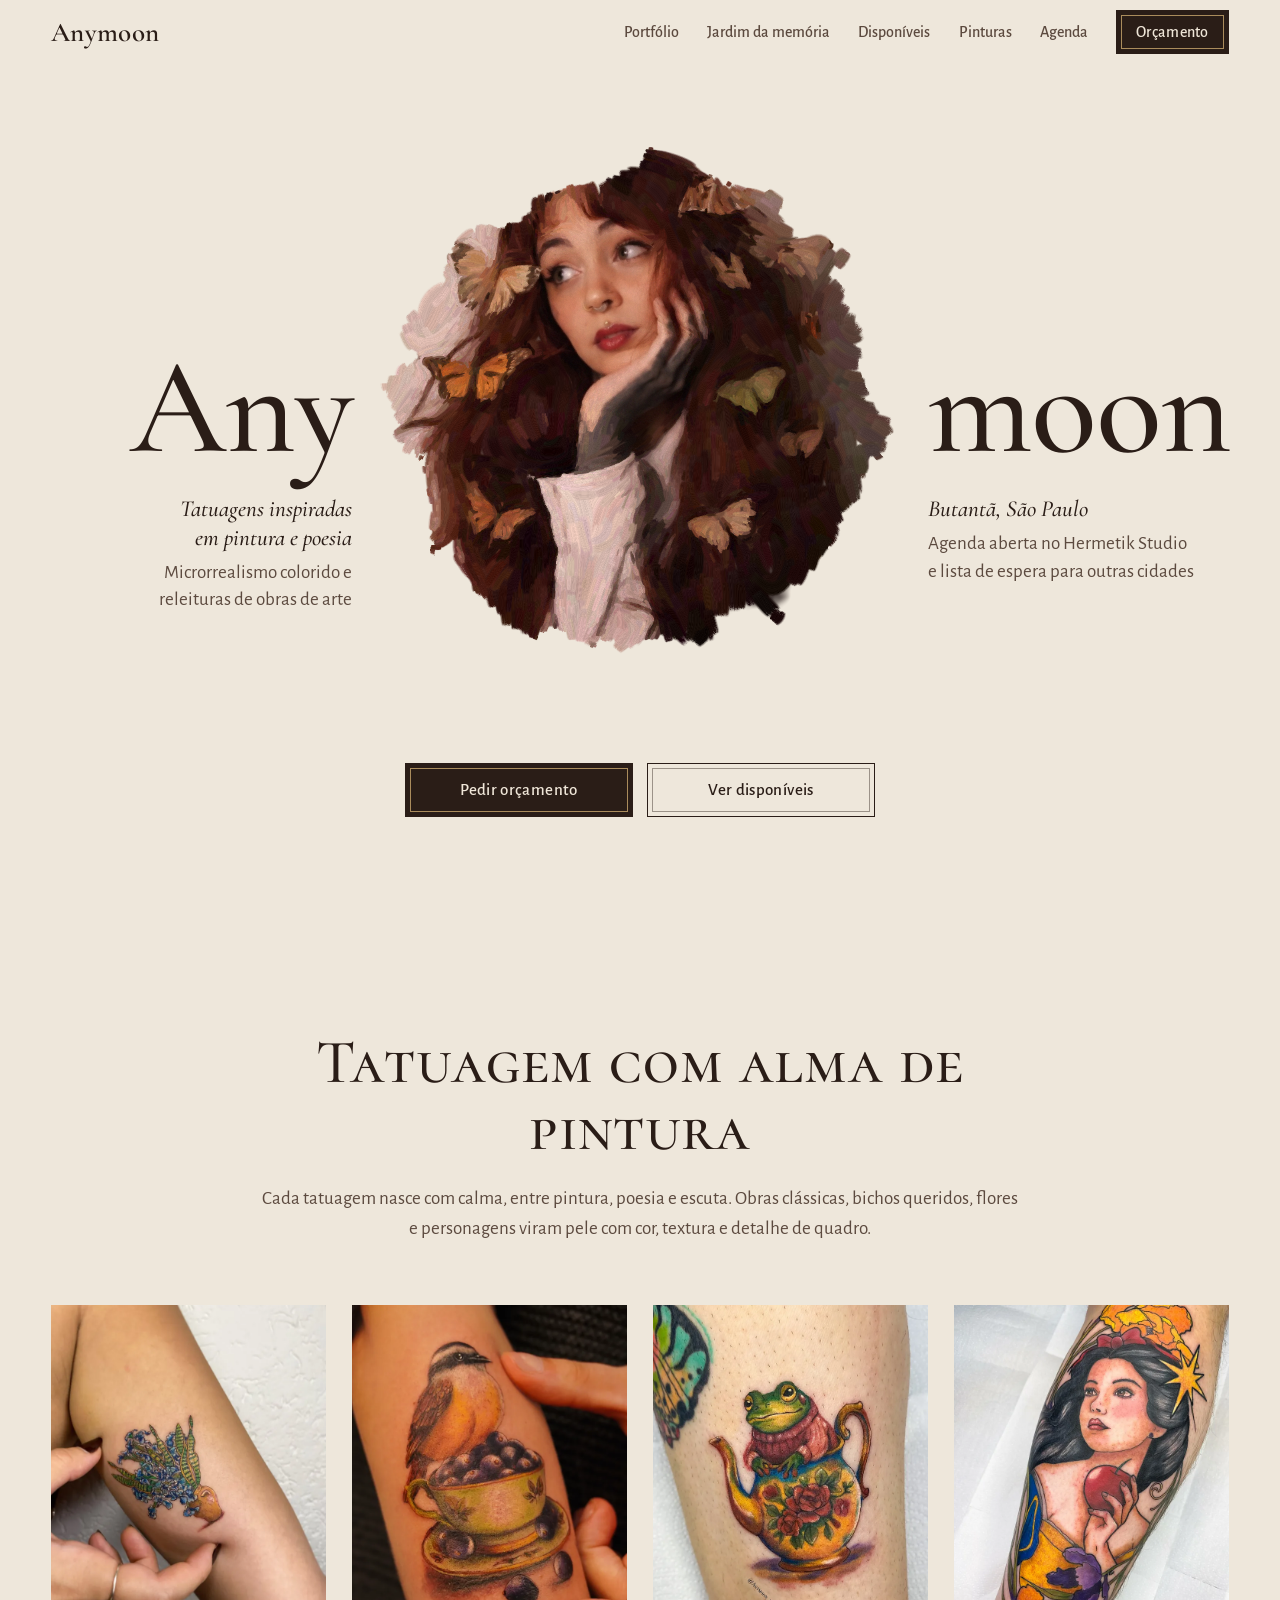
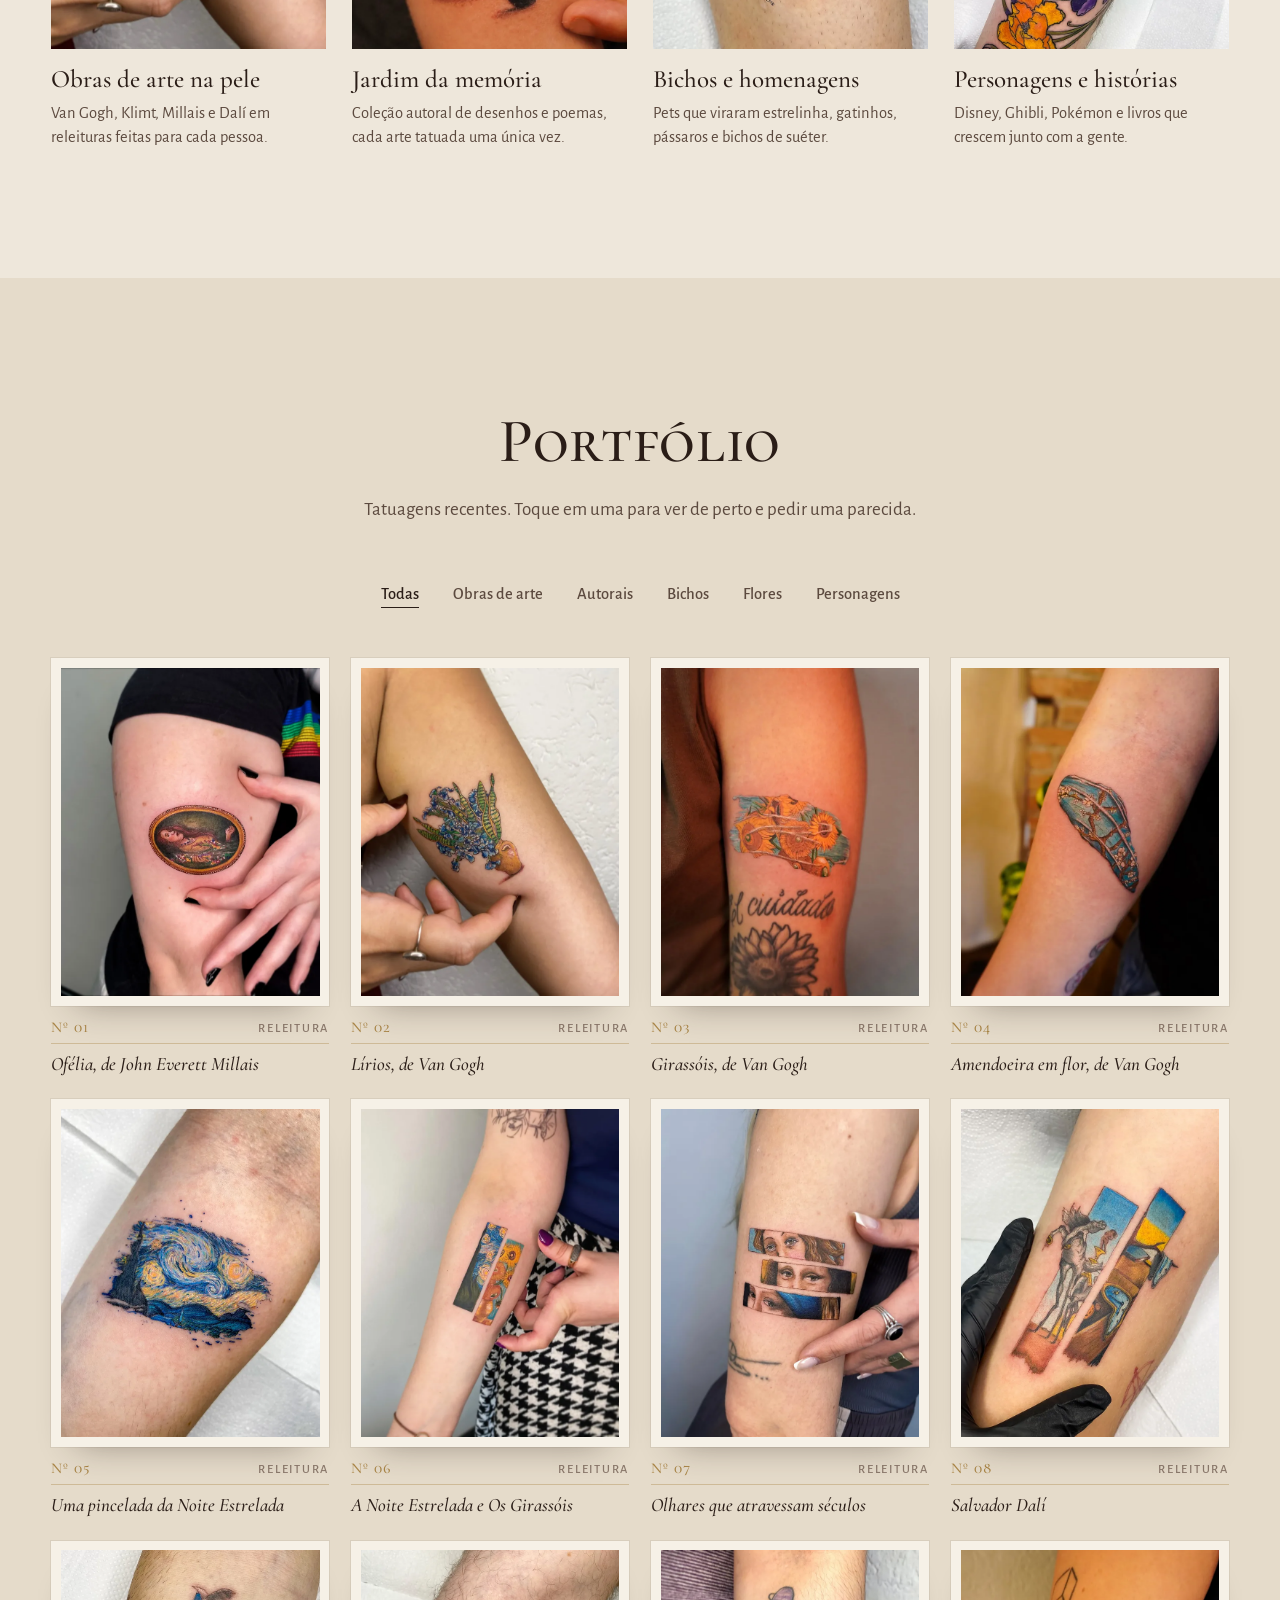
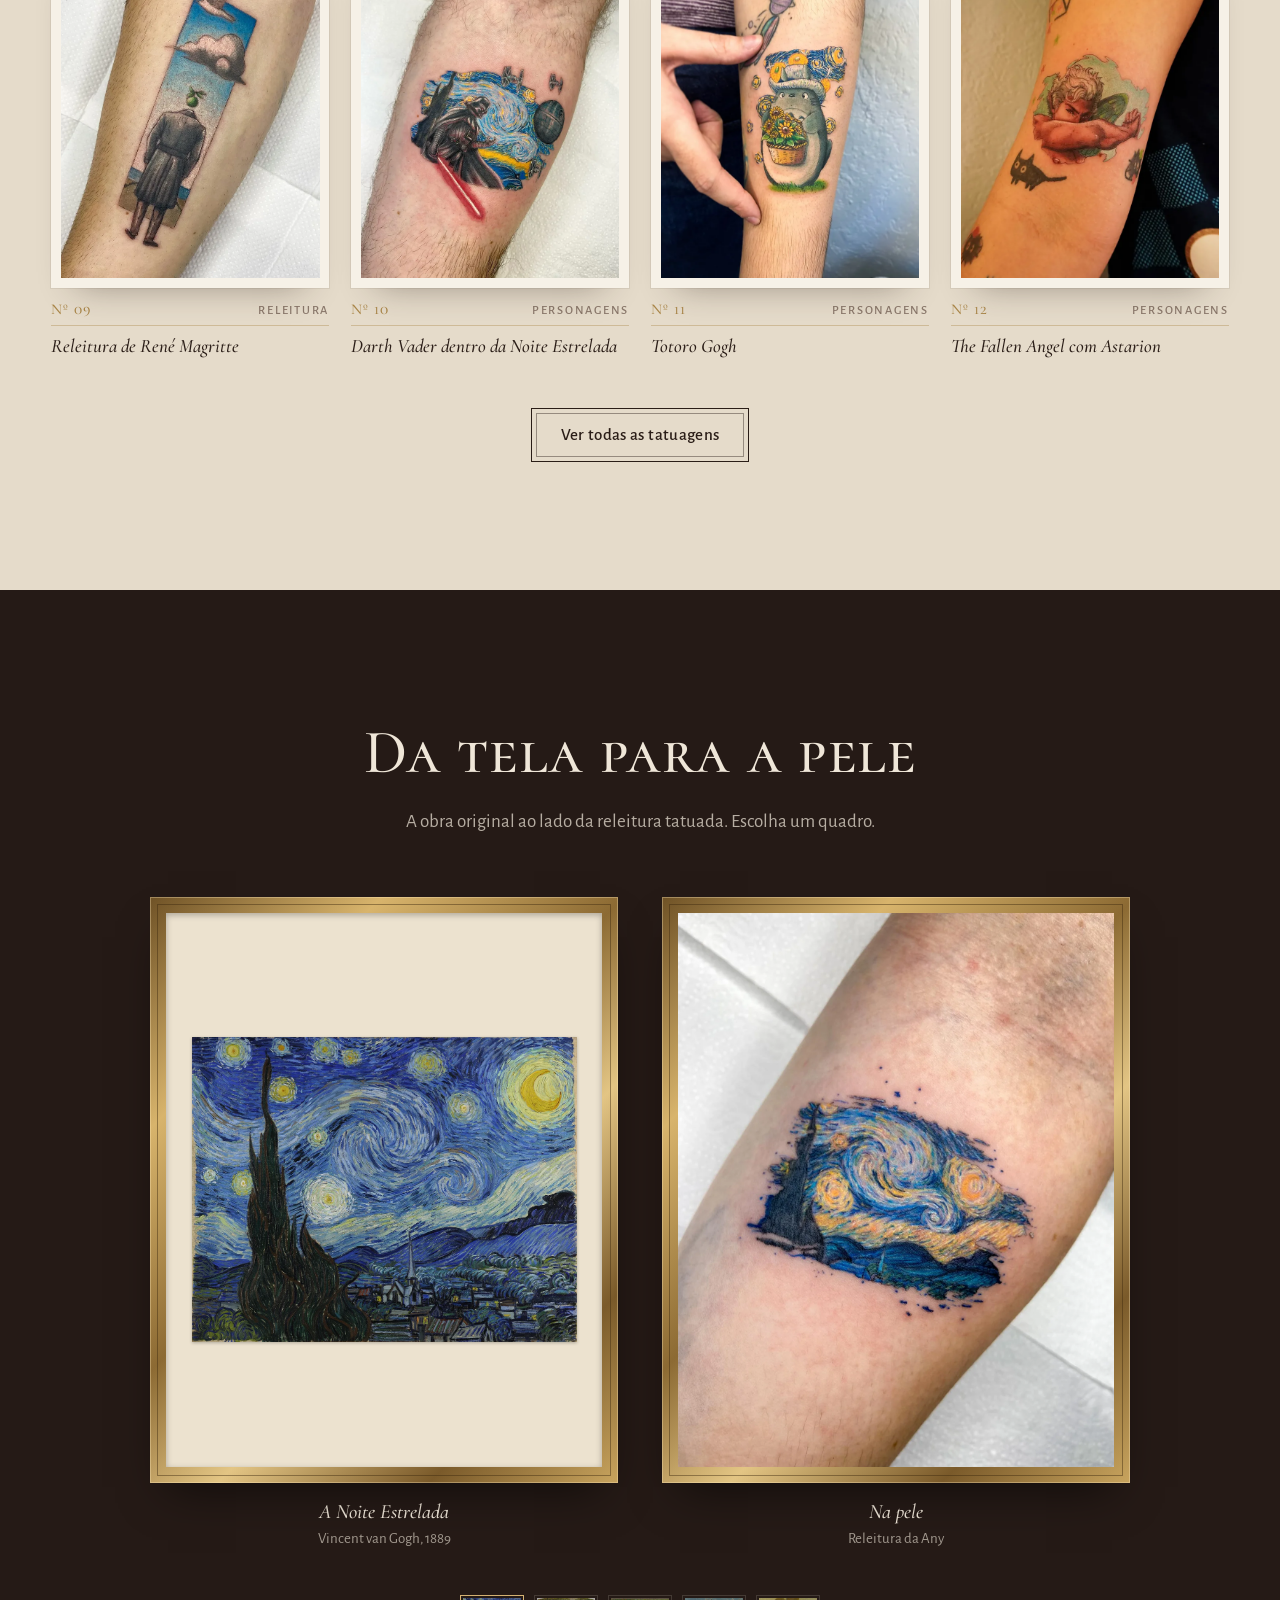
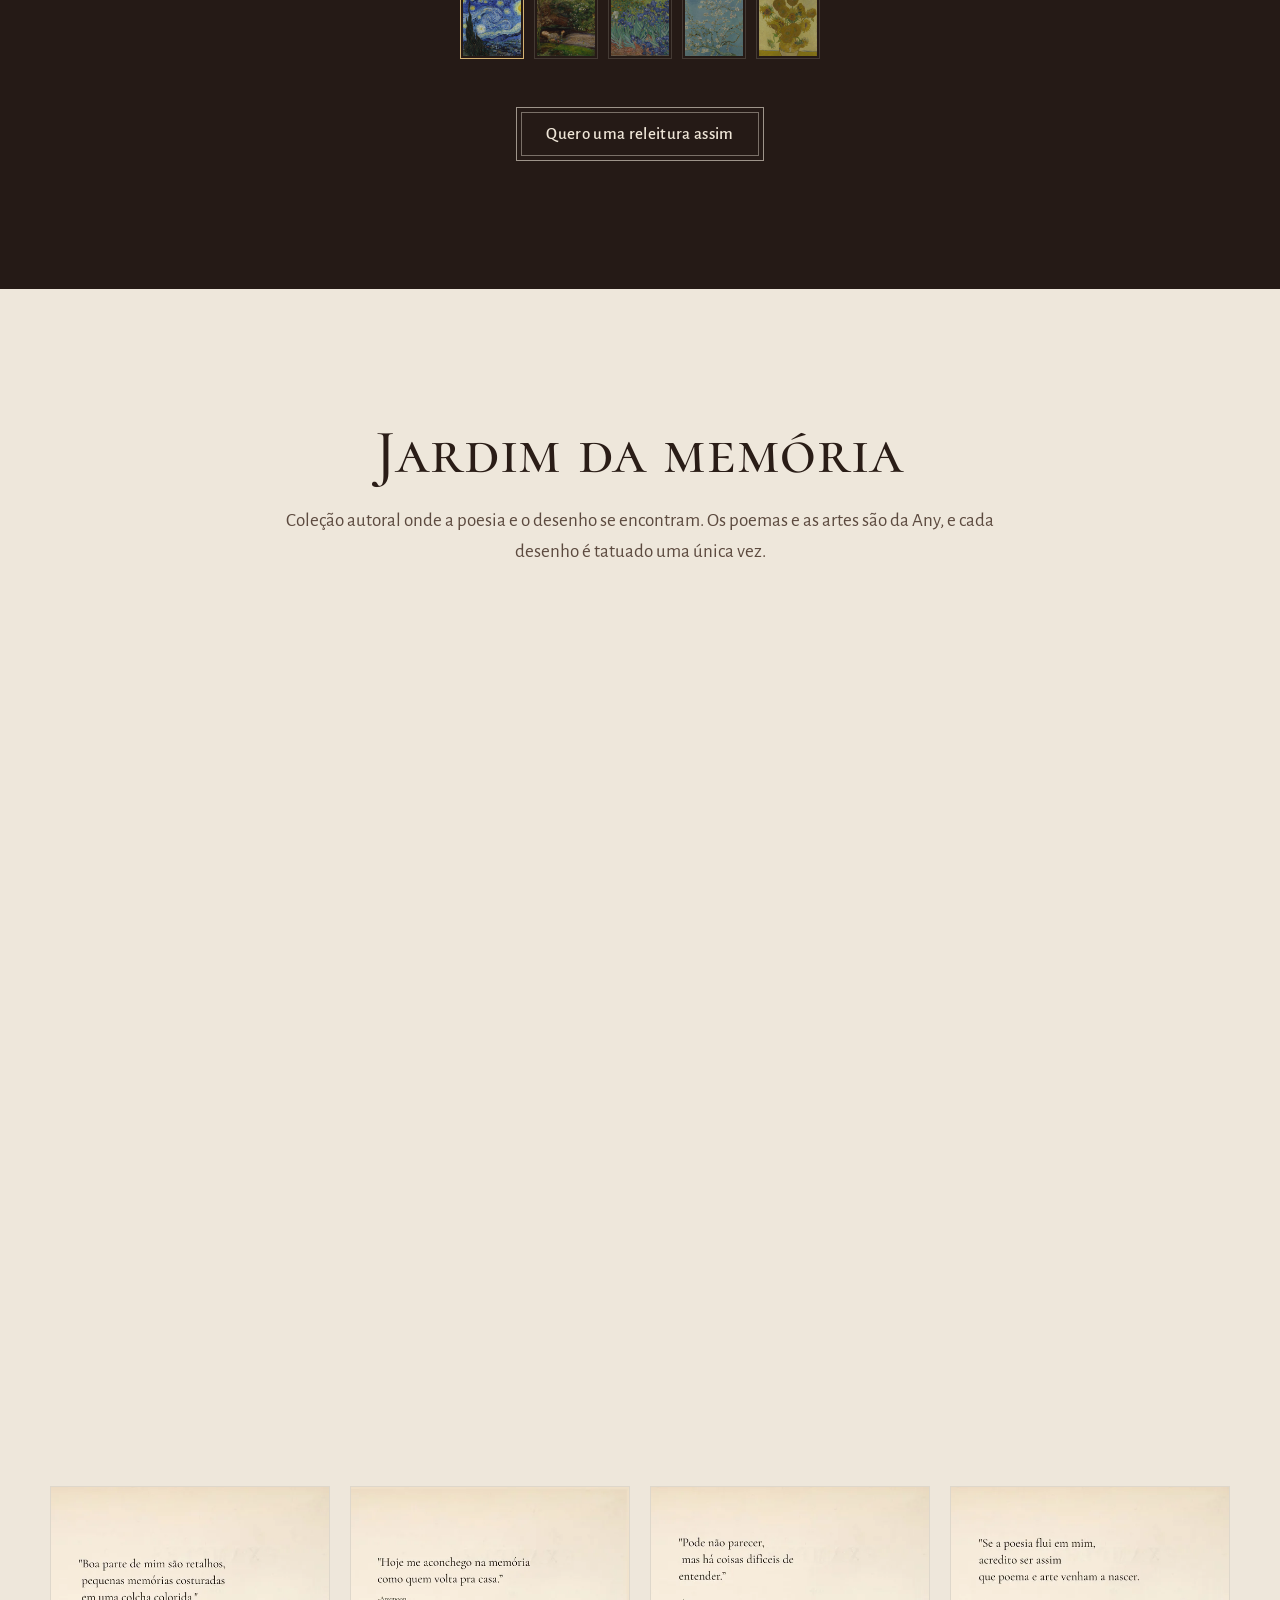
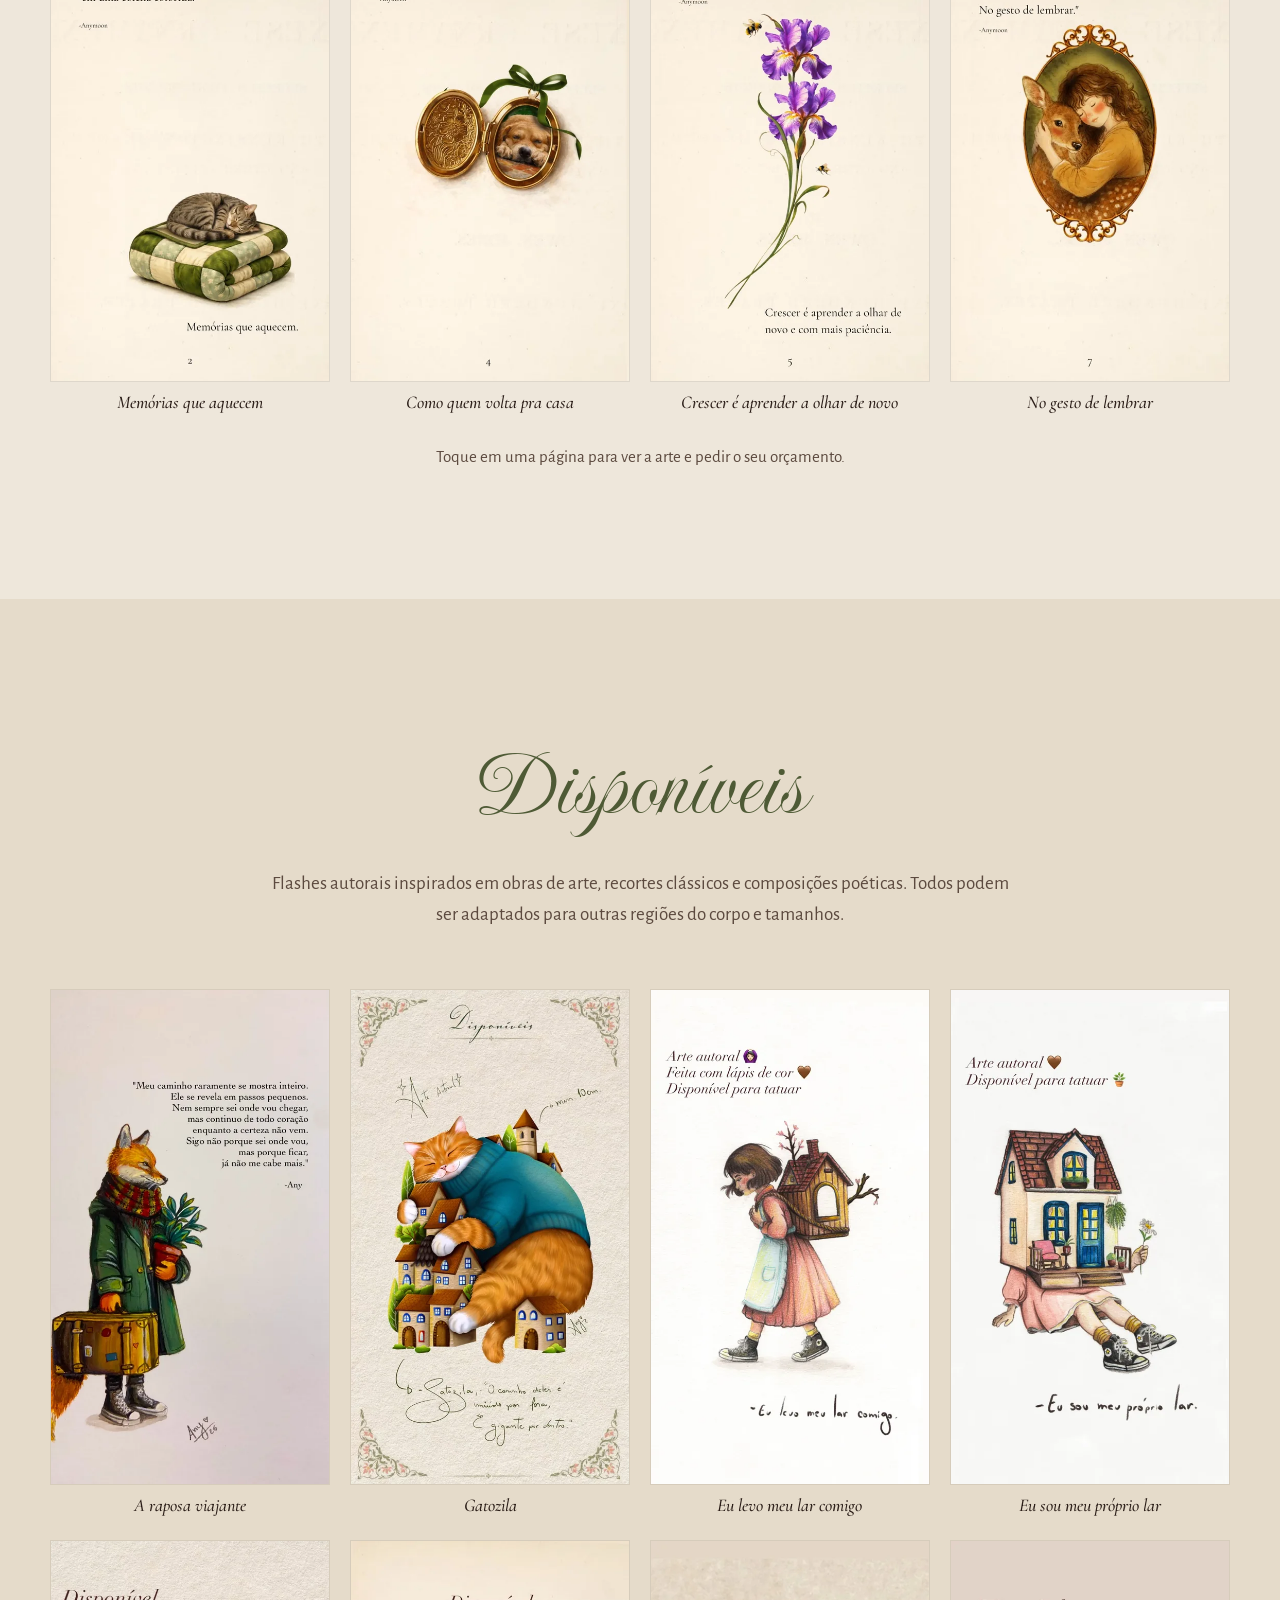
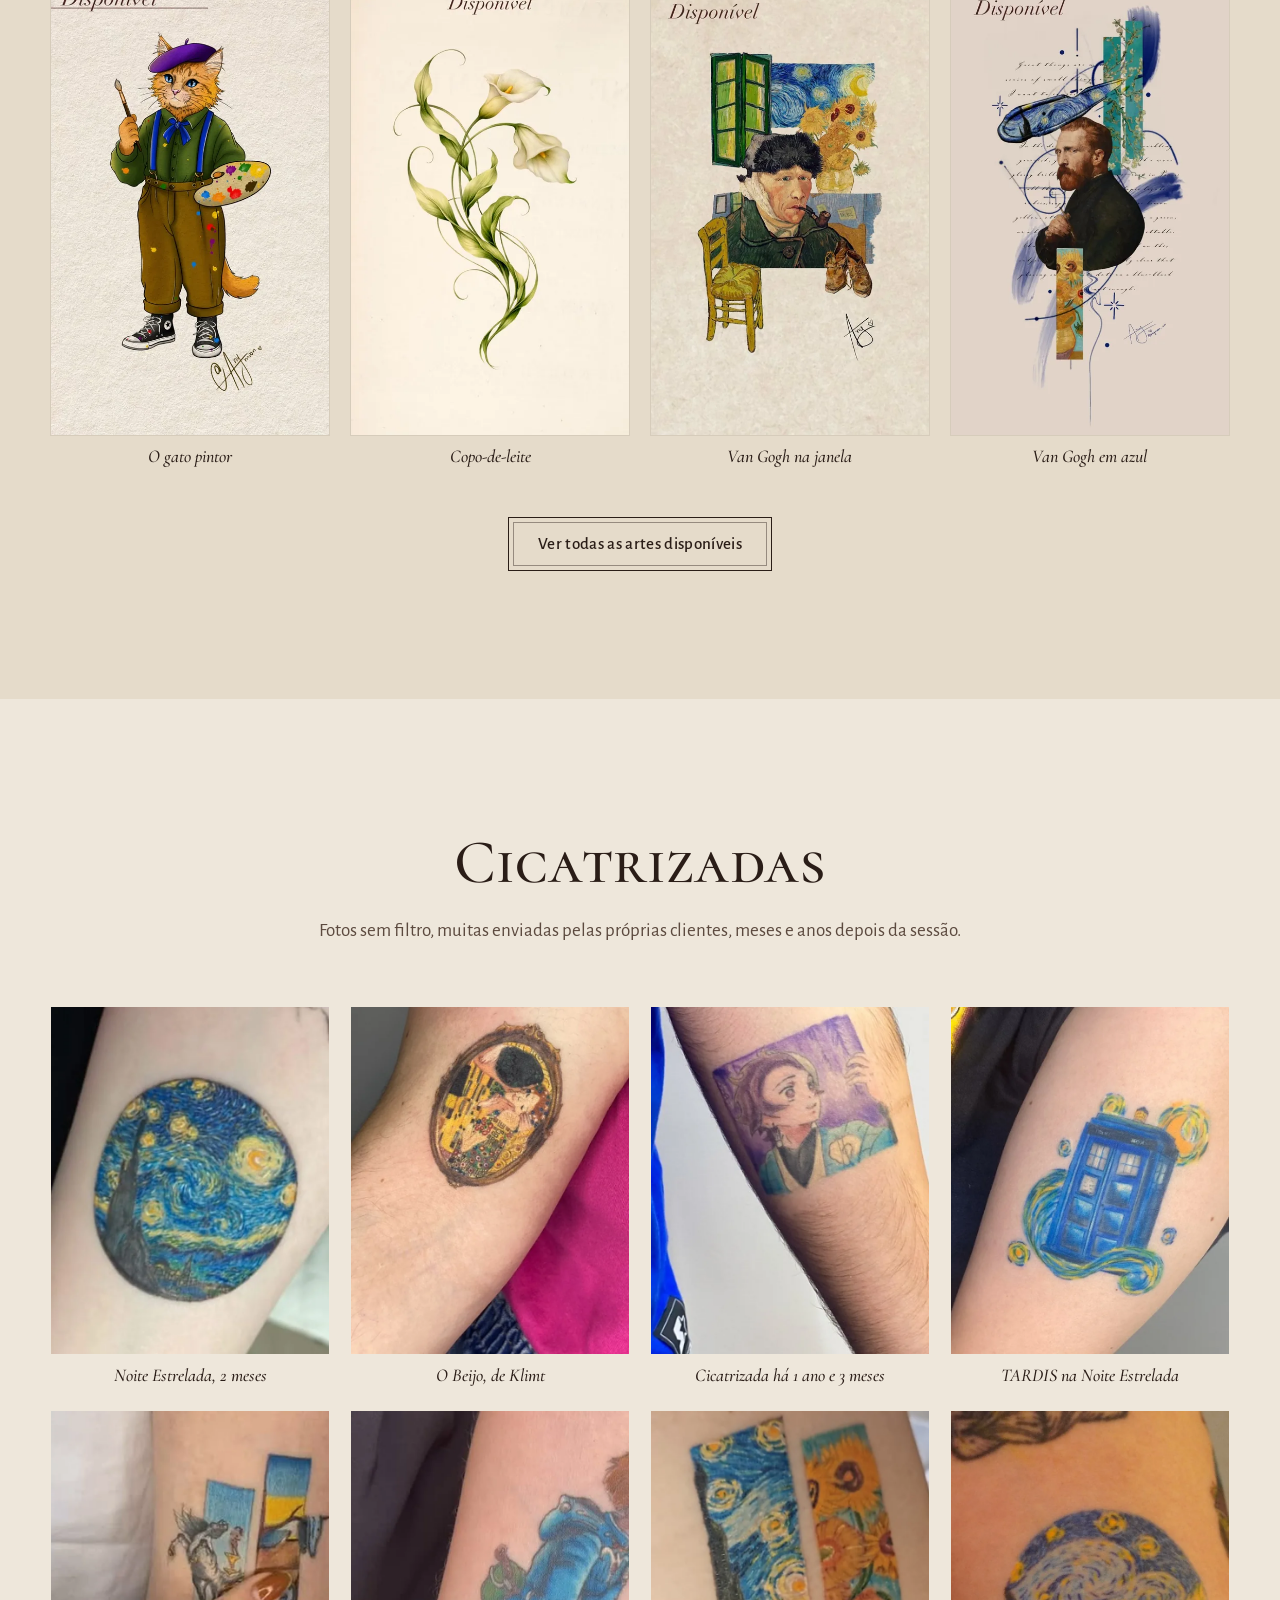
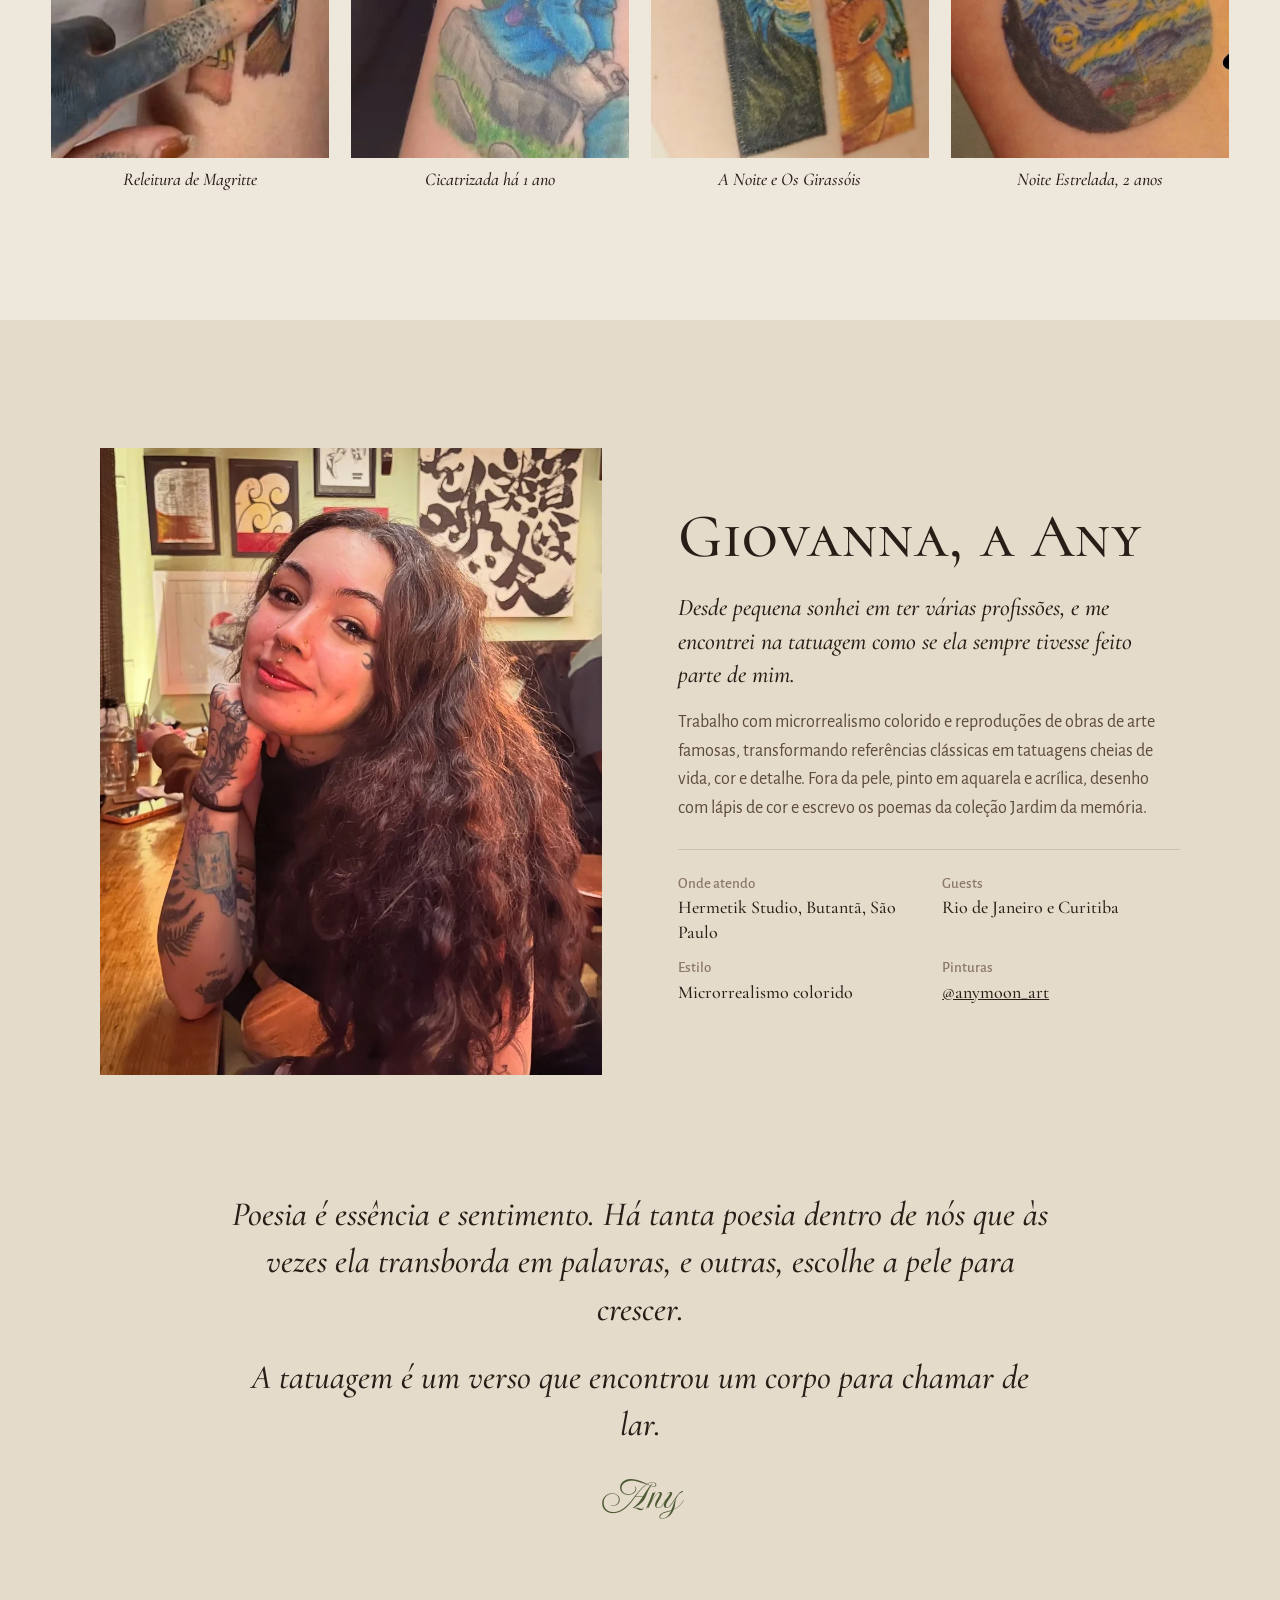
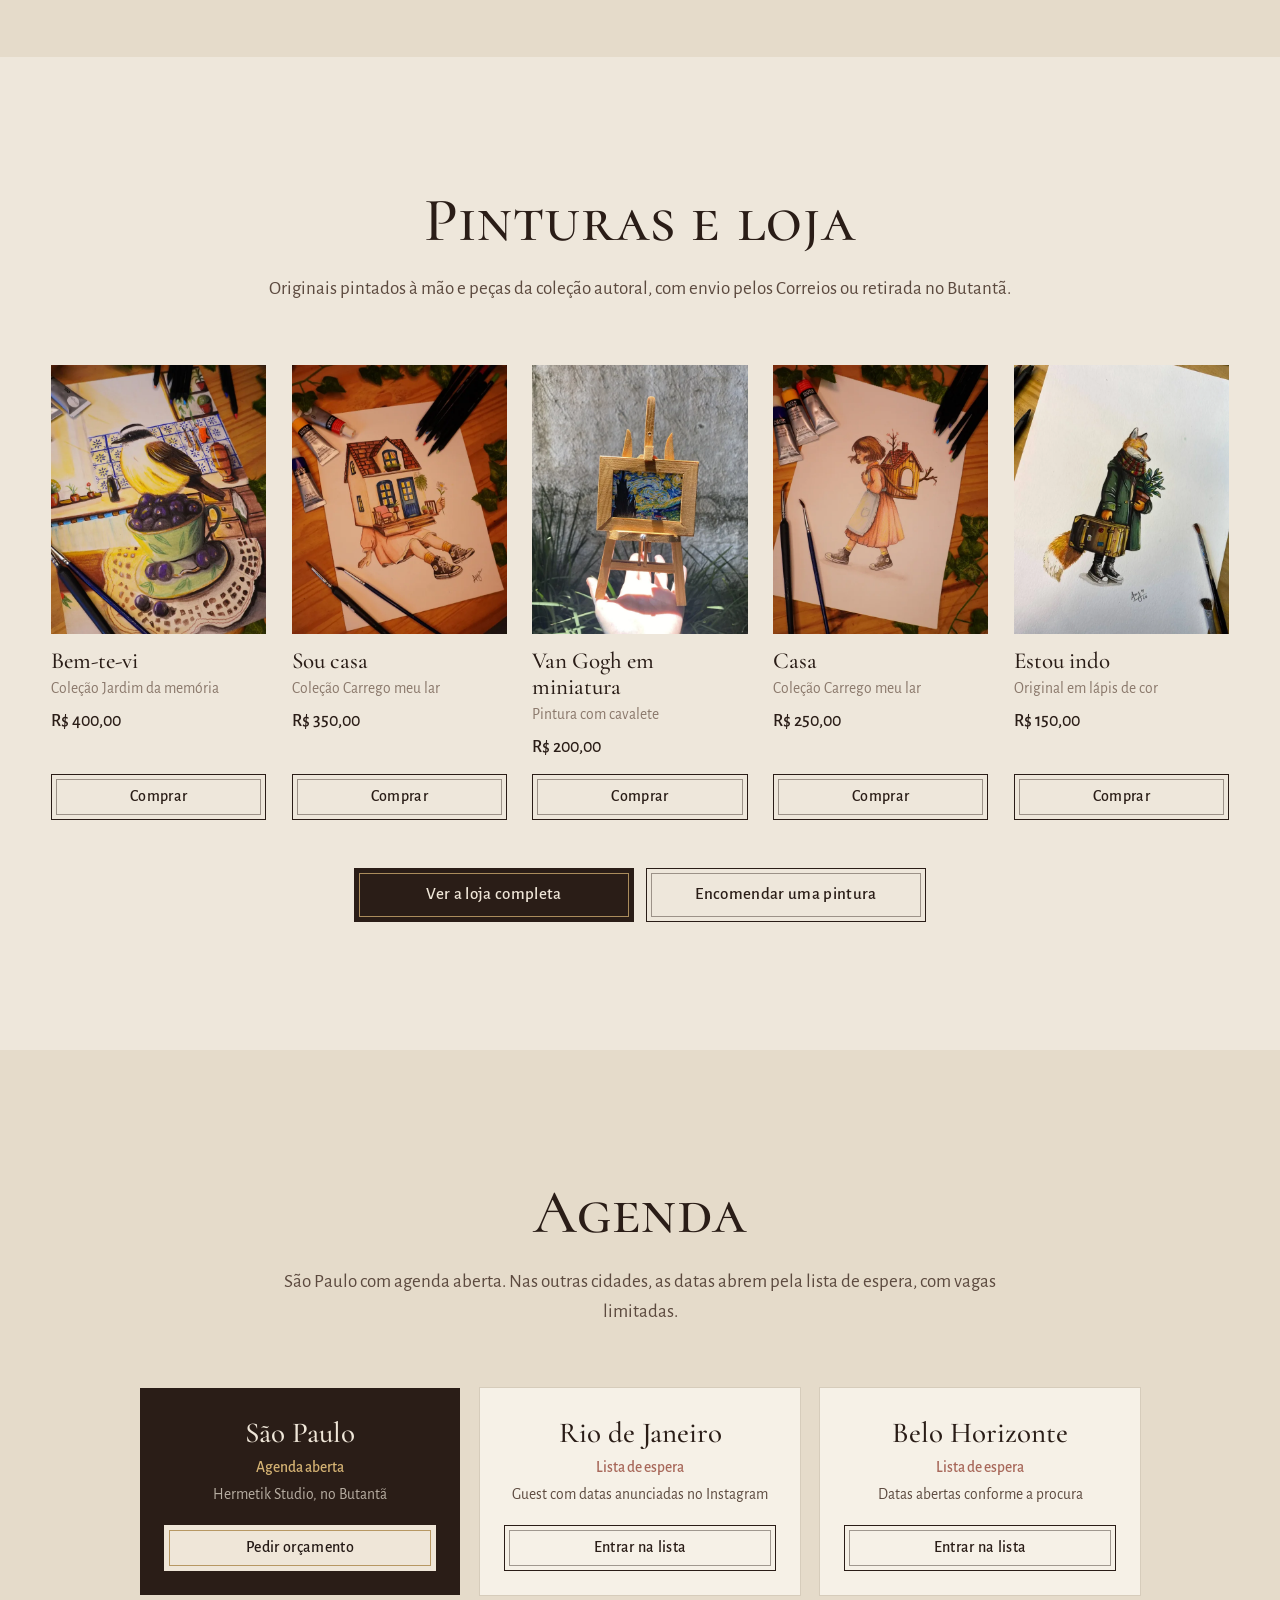
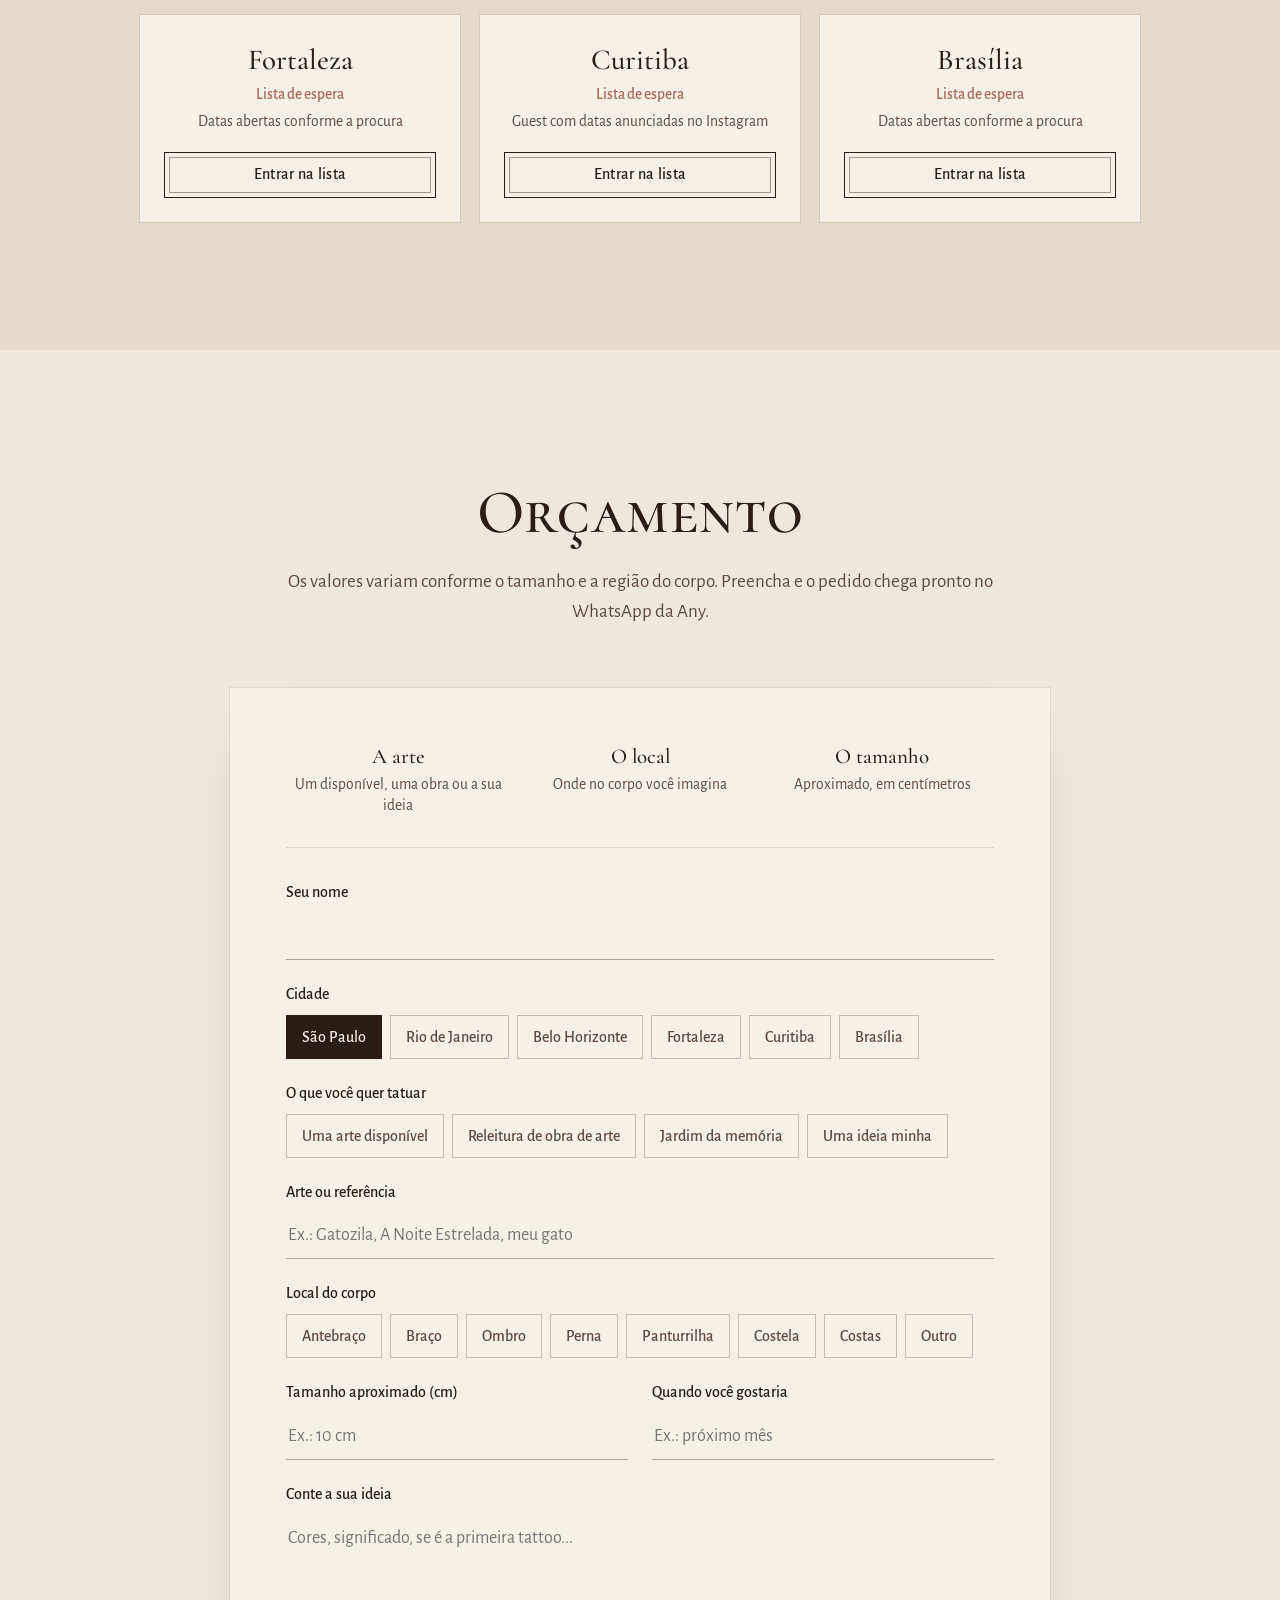
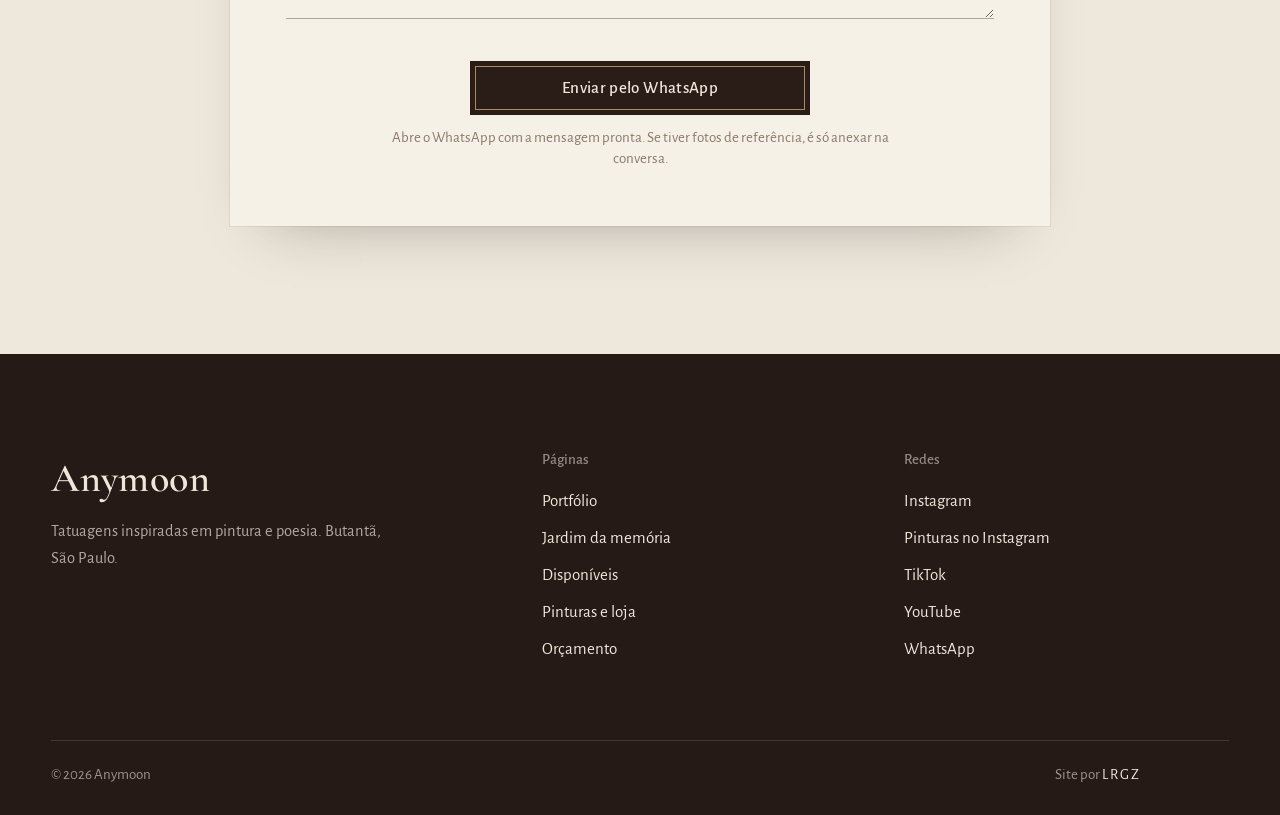
<file: index.html>
<!doctype html>
<html lang="pt-BR">
<head>
<meta charset="utf-8">
<meta name="viewport" content="width=device-width,initial-scale=1,viewport-fit=cover">
<title>Anymoon · Tatuagens inspiradas em pintura e poesia</title>
<meta name="description" content="Giovanna, a Any: microrrealismo colorido, releituras de obras de arte e a coleção autoral Jardim da memória. Atende no Butantã, São Paulo, com lista de espera para Rio, BH e Fortaleza.">
<meta name="robots" content="noindex,nofollow">
<meta name="theme-color" content="#eee7db">
<meta property="og:type" content="website">
<meta property="og:title" content="Anymoon · Tatuagens inspiradas em pintura e poesia">
<meta property="og:description" content="Releituras de obras de arte, coleção Jardim da memória e pinturas originais. Butantã, São Paulo.">
<meta property="og:url" content="https://azeugral.github.io/anymoon-ink/">
<meta property="og:image" content="https://azeugral.github.io/anymoon-ink/assets/img/og.jpg?v=2">
<meta property="og:image:width" content="1200"><meta property="og:image:height" content="630">
<meta name="twitter:card" content="summary_large_image">
<link rel="icon" href="assets/img/favicon.png?v=2" type="image/png">
<link rel="apple-touch-icon" href="assets/img/apple-touch-icon.png?v=2">
<link rel="preload" href="assets/fonts/cormorant-garamond-500-latin.woff2" as="font" type="font/woff2" crossorigin>
<link rel="preload" href="assets/hero/pinceladas.bin?v=2" as="fetch" crossorigin>
<link rel="stylesheet" href="assets/css/fontes.css?v=2">
<link rel="stylesheet" href="assets/css/site.css?v=5">
</head>
<body>
<a class="saltar" href="#conteudo">Pular para o conteúdo</a>

<header class="topo" id="topo">
  <a class="marca" href="#inicio" aria-label="Anymoon, início">Anymoon</a>
  <nav class="nav" aria-label="Principal">
    <a href="#portfolio">Portfólio</a>
    <a href="#jardim">Jardim da memória</a>
    <a href="#disponiveis">Disponíveis</a>
    <a href="#loja">Pinturas</a>
    <a href="#agenda">Agenda</a>
    <a class="bt bt-cheio" href="#orcamento">Orçamento</a>
  </nav>
  <button class="menu-bt" aria-label="Abrir menu" aria-expanded="false" aria-controls="menu"><span></span><span></span></button>
</header>
<nav class="menu" id="menu" hidden aria-label="Menu">
  <a href="#portfolio">Portfólio</a>
  <a href="#tela">Da tela para a pele</a>
  <a href="#jardim">Jardim da memória</a>
  <a href="#disponiveis">Disponíveis</a>
  <a href="#cicatrizadas">Cicatrizadas</a>
  <a href="#sobre">Sobre a Any</a>
  <a href="#loja">Pinturas e loja</a>
  <a href="#agenda">Agenda</a>
  <a class="bt bt-cheio" href="#orcamento">Pedir orçamento</a>
  <div class="menu-redes"><a href="https://www.instagram.com/anymoon_ink/" target="_blank" rel="noopener">Instagram</a><a href="https://www.tiktok.com/@anymoon_ink" target="_blank" rel="noopener">TikTok</a><a href="https://wa.me/5511983873974" target="_blank" rel="noopener">WhatsApp</a></div>
</nav>

<main id="conteudo">
<section class="hero" id="inicio" aria-label="Anymoon">
  <canvas id="pintura" aria-hidden="true"></canvas>
  <h1 class="hero-nome"><span class="ne">Any</span><span class="nd">moon</span></h1>
  <p class="hero-txt e"><strong>Tatuagens inspiradas em pintura e poesia</strong><span class="sub">Microrrealismo colorido e releituras de obras de arte</span></p>
  <p class="hero-txt d"><strong>Butantã, São Paulo</strong><span class="sub">Agenda aberta no Hermetik Studio e lista de espera para outras cidades</span></p>
  <div class="hero-bts">
    <a class="bt bt-cheio" href="#orcamento">Pedir orçamento</a>
    <a class="bt bt-linha" href="#disponiveis">Ver disponíveis</a>
  </div>
</section>

<section class="sec" id="arte">
  <div class="caixa">
    <div class="cab revela">
      <h2>Tatuagem com alma de pintura</h2>
      <p>Cada tatuagem nasce com calma, entre pintura, poesia e escuta. Obras clássicas, bichos queridos, flores e personagens viram pele com cor, textura e detalhe de quadro.</p>
    </div>
    <div class="pilares">
      <a class="pilar revela" href="#portfolio" data-filtro="obras"><figure><img src="assets/img/p/lirios.webp?v=2" alt="Releitura dos Lírios de Van Gogh tatuada no braço" loading="lazy" width="720" height="900"></figure><h3>Obras de arte na pele</h3><p>Van Gogh, Klimt, Millais e Dalí em releituras feitas para cada pessoa.</p></a>
      <a class="pilar revela" href="#jardim"><figure><img src="assets/img/p/bem-te-vi.webp?v=2" alt="Bem-te-vi na xícara de jabuticabas, da coleção Jardim da memória" loading="lazy" width="720" height="900"></figure><h3>Jardim da memória</h3><p>Coleção autoral de desenhos e poemas, cada arte tatuada uma única vez.</p></a>
      <a class="pilar revela" href="#portfolio" data-filtro="bichos"><figure><img src="assets/img/p/sapo.webp?v=2" alt="Sapo de suéter dentro de um bule florido" loading="lazy" width="720" height="900"></figure><h3>Bichos e homenagens</h3><p>Pets que viraram estrelinha, gatinhos, pássaros e bichos de suéter.</p></a>
      <a class="pilar revela" href="#portfolio" data-filtro="historias"><figure><img src="assets/img/p/branca.webp?v=2" alt="Branca de Neve colorida no antebraço" loading="lazy" width="720" height="900"></figure><h3>Personagens e histórias</h3><p>Disney, Ghibli, Pokémon e livros que crescem junto com a gente.</p></a>
    </div>
  </div>
</section>

<section class="sec alt" id="portfolio">
  <div class="caixa">
    <div class="cab revela">
      <h2>Portfólio</h2>
      <p>Tatuagens recentes. Toque em uma para ver de perto e pedir uma parecida.</p>
    </div>
    <div class="filtros revela" role="group" aria-label="Filtrar portfólio">
      <button aria-pressed="true" data-cat="todas">Todas</button>
      <button aria-pressed="false" data-cat="obras">Obras de arte</button>
      <button aria-pressed="false" data-cat="jardim">Autorais</button>
      <button aria-pressed="false" data-cat="bichos">Bichos</button>
      <button aria-pressed="false" data-cat="flores">Flores</button>
      <button aria-pressed="false" data-cat="historias">Personagens</button>
    </div>
    <div class="grade" id="grade"></div>
    <div class="mais"><button class="bt bt-linha" id="ver-todas">Ver todas as tatuagens</button></div>
  </div>
</section>

<section class="sec museu" id="tela">
  <div class="caixa">
    <div class="cab revela">
      <h2>Da tela para a pele</h2>
      <p>A obra original ao lado da releitura tatuada. Escolha um quadro.</p>
    </div>
    <div class="par revela" id="par">
      <figure class="quadro"><div class="moldura"><div class="pp"><img id="par-obra" src="assets/img/obra/noite.webp?v=2" alt="" width="1100" height="871"></div></div><figcaption id="par-leg-obra">A Noite Estrelada<small>Vincent van Gogh, 1889</small></figcaption></figure>
      <figure class="quadro"><div class="moldura"><div class="pp pele"><img id="par-pele" src="assets/img/o/noite.webp?v=2" alt="" width="1200" height="1500"></div></div><figcaption>Na pele<small id="par-leg-pele">Releitura da Any</small></figcaption></figure>
    </div>
    <div class="obras-sel" id="obras-sel" role="group" aria-label="Escolher obra"></div>
    <div class="mais"><a class="bt bt-linha" href="#orcamento" data-ref-obra>Quero uma releitura assim</a></div>
  </div>
</section>

<section class="sec" id="jardim">
  <div class="caixa">
    <div class="cab revela">
      <h2>Jardim da memória</h2>
      <p>Coleção autoral onde a poesia e o desenho se encontram. Os poemas e as artes são da Any, e cada desenho é tatuado uma única vez.</p>
    </div>
    <div class="livro fechado revela" id="livro">
      <div class="folha">
        <h3>Jardim da memória</h3>
        <p>No começo, eram só desenhos.<br>Hoje, olho para eles e me pergunto:<br>de onde eles vêm?</p>
        <p>Pode não parecer, mas é difícil de entender.<br>Boa parte de mim são retalhos, pequenas memórias costuradas em uma colcha colorida.</p>
        <p>De onde vem, se não de mim, essa metáfora sem fim que insiste em florescer?<br>Crescem flores nas fendas das calçadas, do ladrilho alaranjado, como quem precisa estar.</p>
        <p>E lá vem o vira-lata caramelo, o pelo da cor do sol, meio cansado, carrega nos olhos a leveza de amar.<br>Era do bairro, mas gostava mesmo era do bar.<br>Um cafuné, às vezes, se torna lar.</p>
      </div>
      <div class="folha">
        <p>Se é pra falar de memória: pão quente, café passando, toalha bordada, cheiro de chuva, nem toda casa é um lar.<br>No florir da primavera, jabuticabeiras carregadas, espalhadas nas calçadas.<br>O bem-te-vi, pontual, cantava no mesmo horário.<br>Já era hora do café da tarde, na casa da minha avó.</p>
        <p>O tempo andava devagar, o amor não precisava se explicar.<br>O abraço de um lar, aquecia.<br>O futuro era longe. O agora bastava.</p>
        <p>Hoje, me aconchego na memória como quem volta pra casa.<br>E os retalhos costurados em mim viraram jardim, que insiste em florescer.</p>
        <p class="ass">Anymoon</p>
      </div>
    </div>
    <div class="livro-mais"><button class="bt bt-linha bt-pequeno" id="livro-bt">Ler o poema inteiro</button></div>
    <div class="paginas" id="paginas"></div>
    <p class="nota revela">Toque em uma página para ver a arte e pedir o seu orçamento.</p>
  </div>
</section>

<section class="sec alt" id="disponiveis">
  <div class="caixa">
    <div class="cab revela">
      <h2 class="script">Disponíveis</h2>
      <p>Flashes autorais inspirados em obras de arte, recortes clássicos e composições poéticas. Todos podem ser adaptados para outras regiões do corpo e tamanhos.</p>
    </div>
    <div class="grade paginas-disp" id="disp"></div>
    <div class="mais"><button class="bt bt-linha" id="ver-disp">Ver todas as artes disponíveis</button></div>
  </div>
</section>

<section class="sec cic" id="cicatrizadas">
  <div class="caixa">
    <div class="cab revela">
      <h2>Cicatrizadas</h2>
      <p>Fotos sem filtro, muitas enviadas pelas próprias clientes, meses e anos depois da sessão.</p>
    </div>
    <div class="grade" id="cic"></div>
    <div class="mais" id="cic-mais-c"><button class="bt bt-linha" id="cic-mais">Ver mais cicatrizadas</button></div>
  </div>
</section>

<section class="sec alt" id="sobre">
  <div class="sobre">
    <figure class="revela"><img src="assets/img/sobre.webp?v=2" alt="Any no estúdio, com quadros na parede" loading="lazy" width="880" height="1100"></figure>
    <div class="txt revela">
      <h2 class="h2">Giovanna, a Any</h2>
      <p>Desde pequena sonhei em ter várias profissões, e me encontrei na tatuagem como se ela sempre tivesse feito parte de mim.</p>
      <p>Trabalho com microrrealismo colorido e reproduções de obras de arte famosas, transformando referências clássicas em tatuagens cheias de vida, cor e detalhe. Fora da pele, pinto em aquarela e acrílica, desenho com lápis de cor e escrevo os poemas da coleção Jardim da memória.</p>
      <dl class="dados">
        <div><dt>Onde atendo</dt><dd>Hermetik Studio, Butantã, São Paulo</dd></div>
        <div><dt>Guests</dt><dd>Rio de Janeiro e Curitiba</dd></div>
        <div><dt>Estilo</dt><dd>Microrrealismo colorido</dd></div>
        <div><dt>Pinturas</dt><dd><a href="https://www.instagram.com/anymoon_art/" target="_blank" rel="noopener">@anymoon_art</a></dd></div>
      </dl>
    </div>
  </div>
  <blockquote class="poema revela">
    <p>Poesia é essência e sentimento. Há tanta poesia dentro de nós que às vezes ela transborda em palavras, e outras, escolhe a pele para crescer.</p>
    <p>A tatuagem é um verso que encontrou um corpo para chamar de lar.</p>
    <p class="ass">Any</p>
  </blockquote>
</section>

<section class="sec" id="loja">
  <div class="caixa">
    <div class="cab revela">
      <h2>Pinturas e loja</h2>
      <p>Originais pintados à mão e peças da coleção autoral, com envio pelos Correios ou retirada no Butantã.</p>
    </div>
    <div class="vitrine" id="vitrine"></div>
    <div class="loja-bts">
      <a class="bt bt-cheio" href="https://anymoon.lojavirtualnuvem.com.br/" target="_blank" rel="noopener">Ver a loja completa</a>
      <a class="bt bt-linha" href="https://wa.me/5511983873974?text=Oi%20Any!%20Quero%20encomendar%20uma%20pintura." target="_blank" rel="noopener">Encomendar uma pintura</a>
    </div>
  </div>
</section>

<section class="sec alt" id="agenda">
  <div class="caixa">
    <div class="cab revela">
      <h2>Agenda</h2>
      <p>São Paulo com agenda aberta. Nas outras cidades, as datas abrem pela lista de espera, com vagas limitadas.</p>
    </div>
    <div class="cidades" id="cidades">
      <div class="cidade aberta revela"><h3>São Paulo</h3><span class="st">Agenda aberta</span><p>Hermetik Studio, no Butantã</p><button class="bt bt-claro bt-pequeno" data-cidade="São Paulo">Pedir orçamento</button></div>
      <div class="cidade revela"><h3>Rio de Janeiro</h3><span class="st">Lista de espera</span><p>Guest com datas anunciadas no Instagram</p><button class="bt bt-linha bt-pequeno" data-cidade="Rio de Janeiro">Entrar na lista</button></div>
      <div class="cidade revela"><h3>Belo Horizonte</h3><span class="st">Lista de espera</span><p>Datas abertas conforme a procura</p><button class="bt bt-linha bt-pequeno" data-cidade="Belo Horizonte">Entrar na lista</button></div>
      <div class="cidade revela"><h3>Fortaleza</h3><span class="st">Lista de espera</span><p>Datas abertas conforme a procura</p><button class="bt bt-linha bt-pequeno" data-cidade="Fortaleza">Entrar na lista</button></div>
      <div class="cidade revela"><h3>Curitiba</h3><span class="st">Lista de espera</span><p>Guest com datas anunciadas no Instagram</p><button class="bt bt-linha bt-pequeno" data-cidade="Curitiba">Entrar na lista</button></div>
      <div class="cidade revela"><h3>Brasília</h3><span class="st">Lista de espera</span><p>Datas abertas conforme a procura</p><button class="bt bt-linha bt-pequeno" data-cidade="Brasília">Entrar na lista</button></div>
    </div>
  </div>
</section>

<section class="sec" id="orcamento">
  <div class="caixa">
    <div class="cab revela">
      <h2>Orçamento</h2>
      <p>Os valores variam conforme o tamanho e a região do corpo. Preencha e o pedido chega pronto no WhatsApp da Any.</p>
    </div>
    <form class="form revela" id="form" novalidate>
      <div class="passos">
        <div><strong>A arte</strong><span>Um disponível, uma obra ou a sua ideia</span></div>
        <div><strong>O local</strong><span>Onde no corpo você imagina</span></div>
        <div><strong>O tamanho</strong><span>Aproximado, em centímetros</span></div>
      </div>
      <div class="campo"><label for="f-nome">Seu nome</label><input id="f-nome" name="nome" autocomplete="name" required></div>
      <div class="campo"><span class="rot" id="r-cidade">Cidade</span><div class="ops" data-nome="cidade" aria-labelledby="r-cidade">
        <button type="button" aria-pressed="true">São Paulo</button><button type="button" aria-pressed="false">Rio de Janeiro</button><button type="button" aria-pressed="false">Belo Horizonte</button><button type="button" aria-pressed="false">Fortaleza</button><button type="button" aria-pressed="false">Curitiba</button><button type="button" aria-pressed="false">Brasília</button></div></div>
      <div class="campo"><span class="rot" id="r-tipo">O que você quer tatuar</span><div class="ops" data-nome="tipo" aria-labelledby="r-tipo">
        <button type="button" aria-pressed="false">Uma arte disponível</button><button type="button" aria-pressed="false">Releitura de obra de arte</button><button type="button" aria-pressed="false">Jardim da memória</button><button type="button" aria-pressed="false">Uma ideia minha</button></div></div>
      <div class="campo"><label for="f-ref">Arte ou referência</label><input id="f-ref" name="ref" placeholder="Ex.: Gatozila, A Noite Estrelada, meu gato"></div>
      <div class="campo"><span class="rot" id="r-local">Local do corpo</span><div class="ops" data-nome="local" aria-labelledby="r-local">
        <button type="button" aria-pressed="false">Antebraço</button><button type="button" aria-pressed="false">Braço</button><button type="button" aria-pressed="false">Ombro</button><button type="button" aria-pressed="false">Perna</button><button type="button" aria-pressed="false">Panturrilha</button><button type="button" aria-pressed="false">Costela</button><button type="button" aria-pressed="false">Costas</button><button type="button" aria-pressed="false">Outro</button></div></div>
      <div class="duas">
        <div class="campo"><label for="f-tam">Tamanho aproximado (cm)</label><input id="f-tam" name="tam" inputmode="decimal" placeholder="Ex.: 10 cm"></div>
        <div class="campo"><label for="f-quando">Quando você gostaria</label><input id="f-quando" name="quando" placeholder="Ex.: próximo mês"></div>
      </div>
      <div class="campo"><label for="f-ideia">Conte a sua ideia</label><textarea id="f-ideia" name="ideia" placeholder="Cores, significado, se é a primeira tattoo..."></textarea></div>
      <div class="form-fim">
        <p class="erro" id="f-erro" hidden>Escreva o seu nome e conte a ideia ou a arte escolhida.</p>
        <button class="bt bt-cheio" type="submit">Enviar pelo WhatsApp</button>
        <small>Abre o WhatsApp com a mensagem pronta. Se tiver fotos de referência, é só anexar na conversa.</small>
      </div>
    </form>
  </div>
</section>
</main>

<footer class="rod">
  <div class="rod-grade">
    <div><a class="marca" href="#inicio">Anymoon</a><p>Tatuagens inspiradas em pintura e poesia. Butantã, São Paulo.</p></div>
    <div><h3>Páginas</h3><ul><li><a href="#portfolio">Portfólio</a></li><li><a href="#jardim">Jardim da memória</a></li><li><a href="#disponiveis">Disponíveis</a></li><li><a href="#loja">Pinturas e loja</a></li><li><a href="#orcamento">Orçamento</a></li></ul></div>
    <div><h3>Redes</h3><ul><li><a href="https://www.instagram.com/anymoon_ink/" target="_blank" rel="noopener">Instagram</a></li><li><a href="https://www.instagram.com/anymoon_art/" target="_blank" rel="noopener">Pinturas no Instagram</a></li><li><a href="https://www.tiktok.com/@anymoon_ink" target="_blank" rel="noopener">TikTok</a></li><li><a href="https://youtube.com/@anymoon_ink" target="_blank" rel="noopener">YouTube</a></li><li><a href="https://wa.me/5511983873974" target="_blank" rel="noopener">WhatsApp</a></li></ul></div>
  </div>
  <div class="rod-fim"><span>© 2026 Anymoon</span><span>Site por <a href="https://lrgz.com.br" target="_blank" rel="noopener">L R G Z</a></span></div>
</footer>

<div class="lb" id="lb" hidden role="dialog" aria-modal="true" aria-label="Imagem ampliada">
  <button class="lb-fechar" id="lb-fechar" aria-label="Fechar"></button>
  <button class="lb-seta lb-ant" id="lb-ant" aria-label="Anterior"><svg viewBox="0 0 22 40" fill="none" stroke="currentColor" stroke-width="1.5"><path d="M20 2 2 20l18 18"/></svg></button>
  <figure><img id="lb-img" alt=""><figcaption id="lb-leg"></figcaption></figure>
  <div class="lb-acoes"><button class="bt bt-claro bt-pequeno" id="lb-quero">Quero uma assim</button></div>
  <button class="lb-seta lb-prox" id="lb-prox" aria-label="Próxima"><svg viewBox="0 0 22 40" fill="none" stroke="currentColor" stroke-width="1.5"><path d="m2 2 18 18L2 38"/></svg></button>
</div>

<!-- quadrinho: ganha cor com a leitura e leva ao ateliê -->
<a class="quadrinho" id="quadrinho" href="arte/" aria-label="Ateliê da Any: pinturas, ilustrações e poemas">
  <span class="q-cinza"><img src="assets/img/quadro.webp" alt="" width="320" height="384"></span>
  <span class="q-cor"><img src="assets/img/quadro.webp" alt="" width="320" height="384"></span>
  <span class="q-brilho" aria-hidden="true"></span>
  <span class="q-nome" aria-hidden="true">Ateliê</span>
</a>
<script src="assets/js/dados.js?v=2"></script>
<script src="assets/js/pintura.js?v=2"></script>
<script src="assets/js/site.js?v=2"></script>
<script src="assets/js/quadrinho.js?v=1" defer></script>
</body>
</html>
</file>
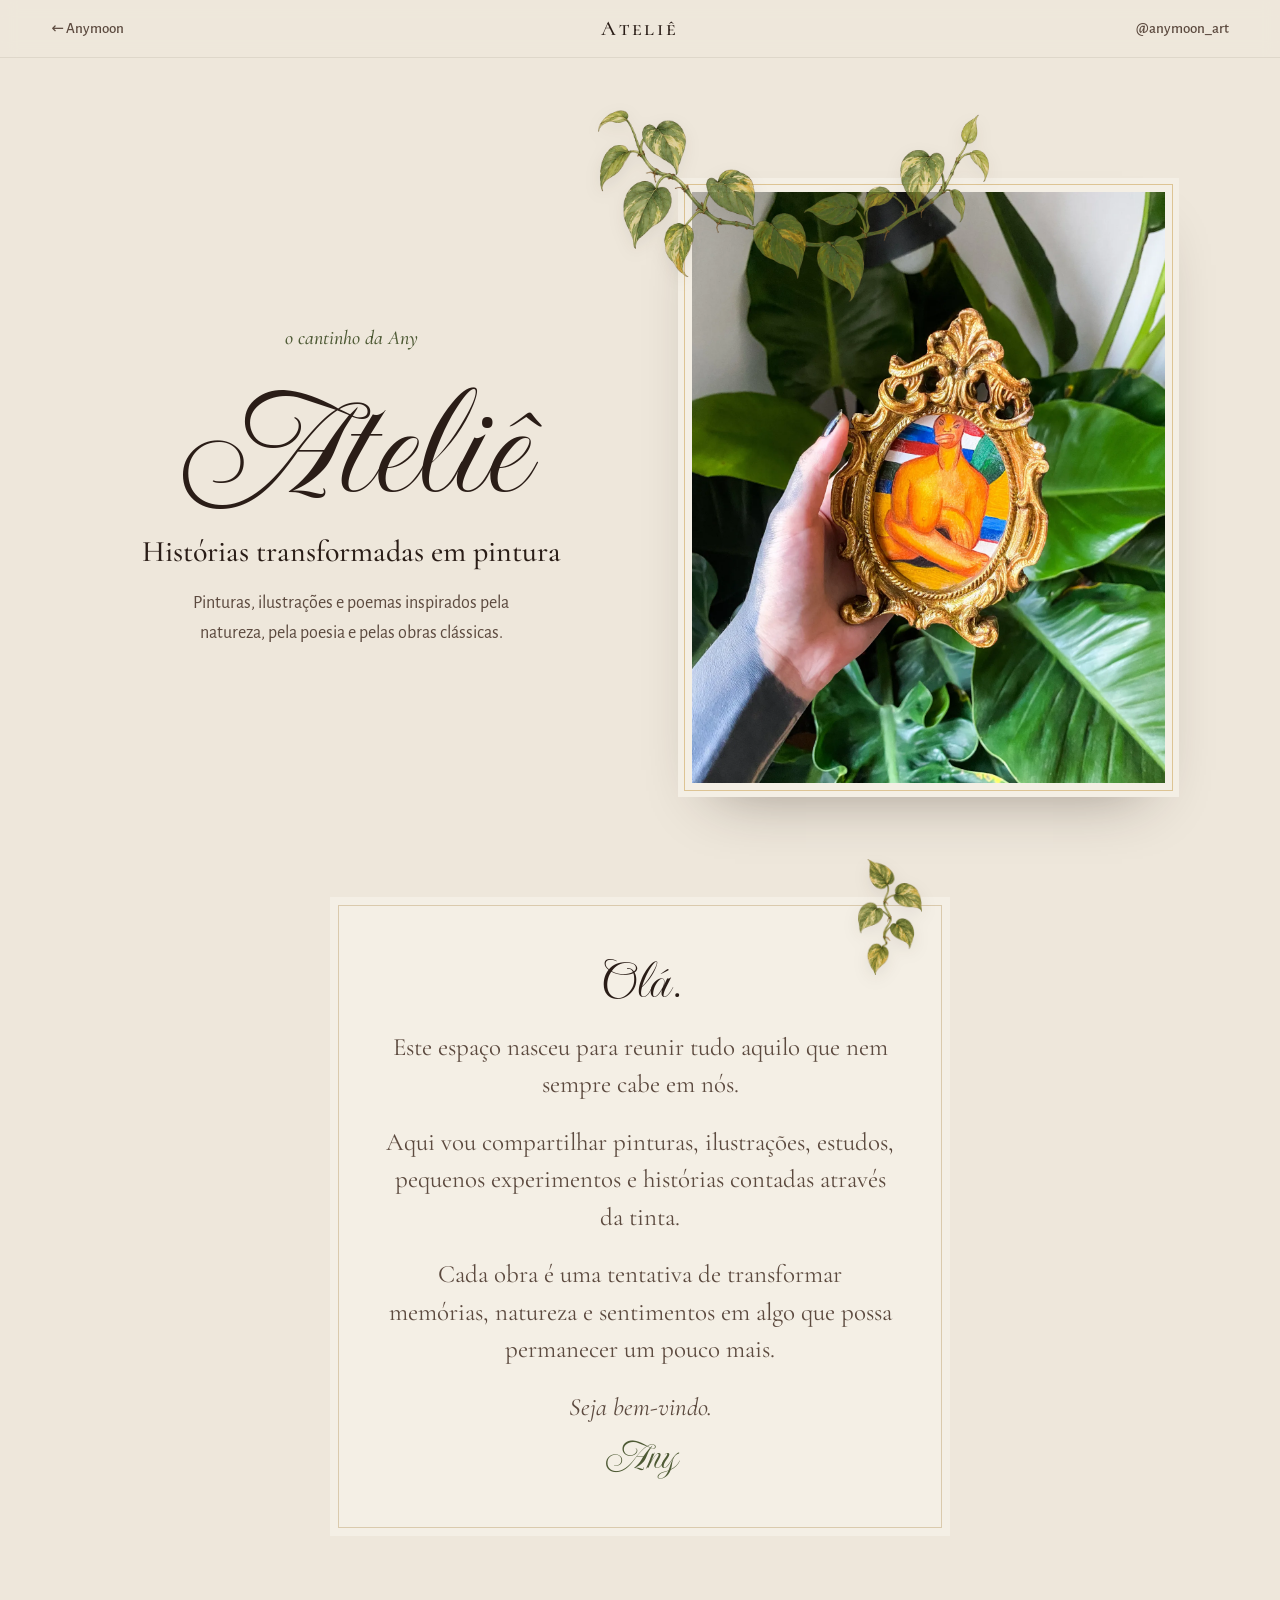
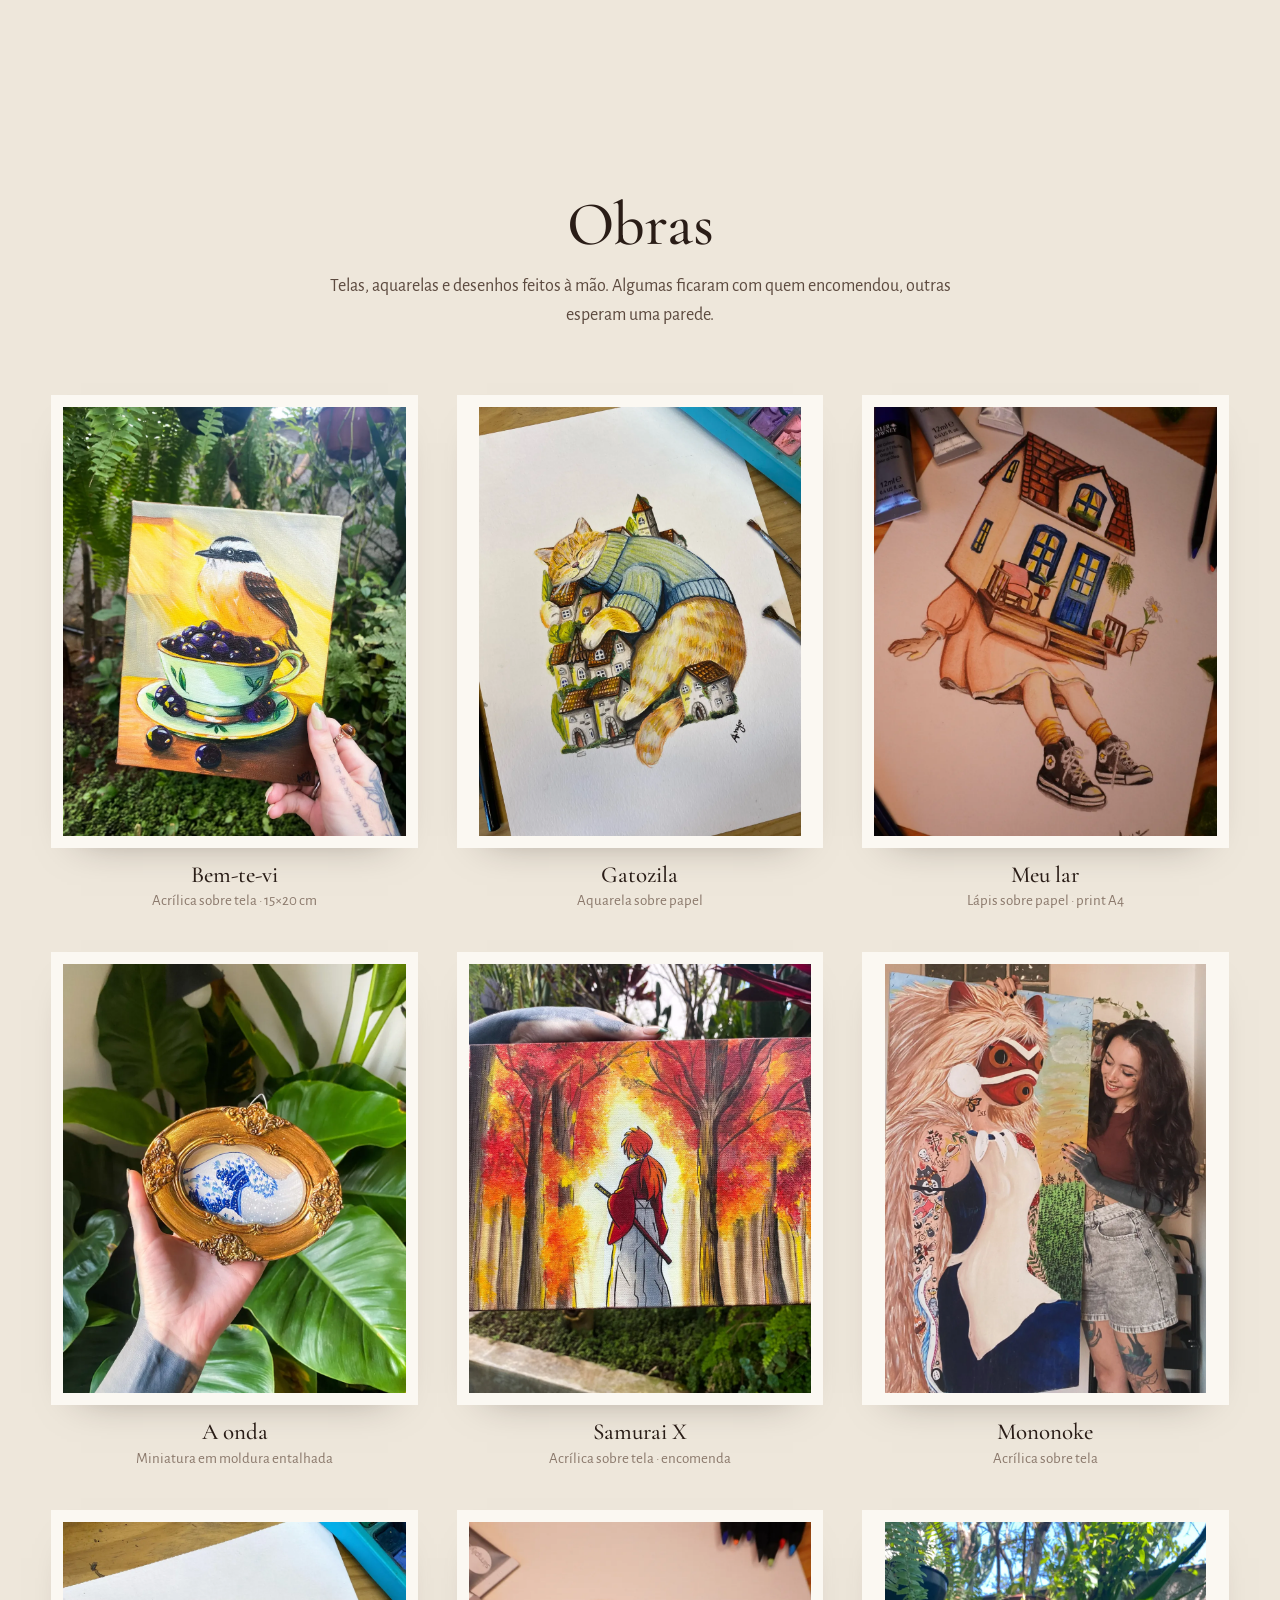
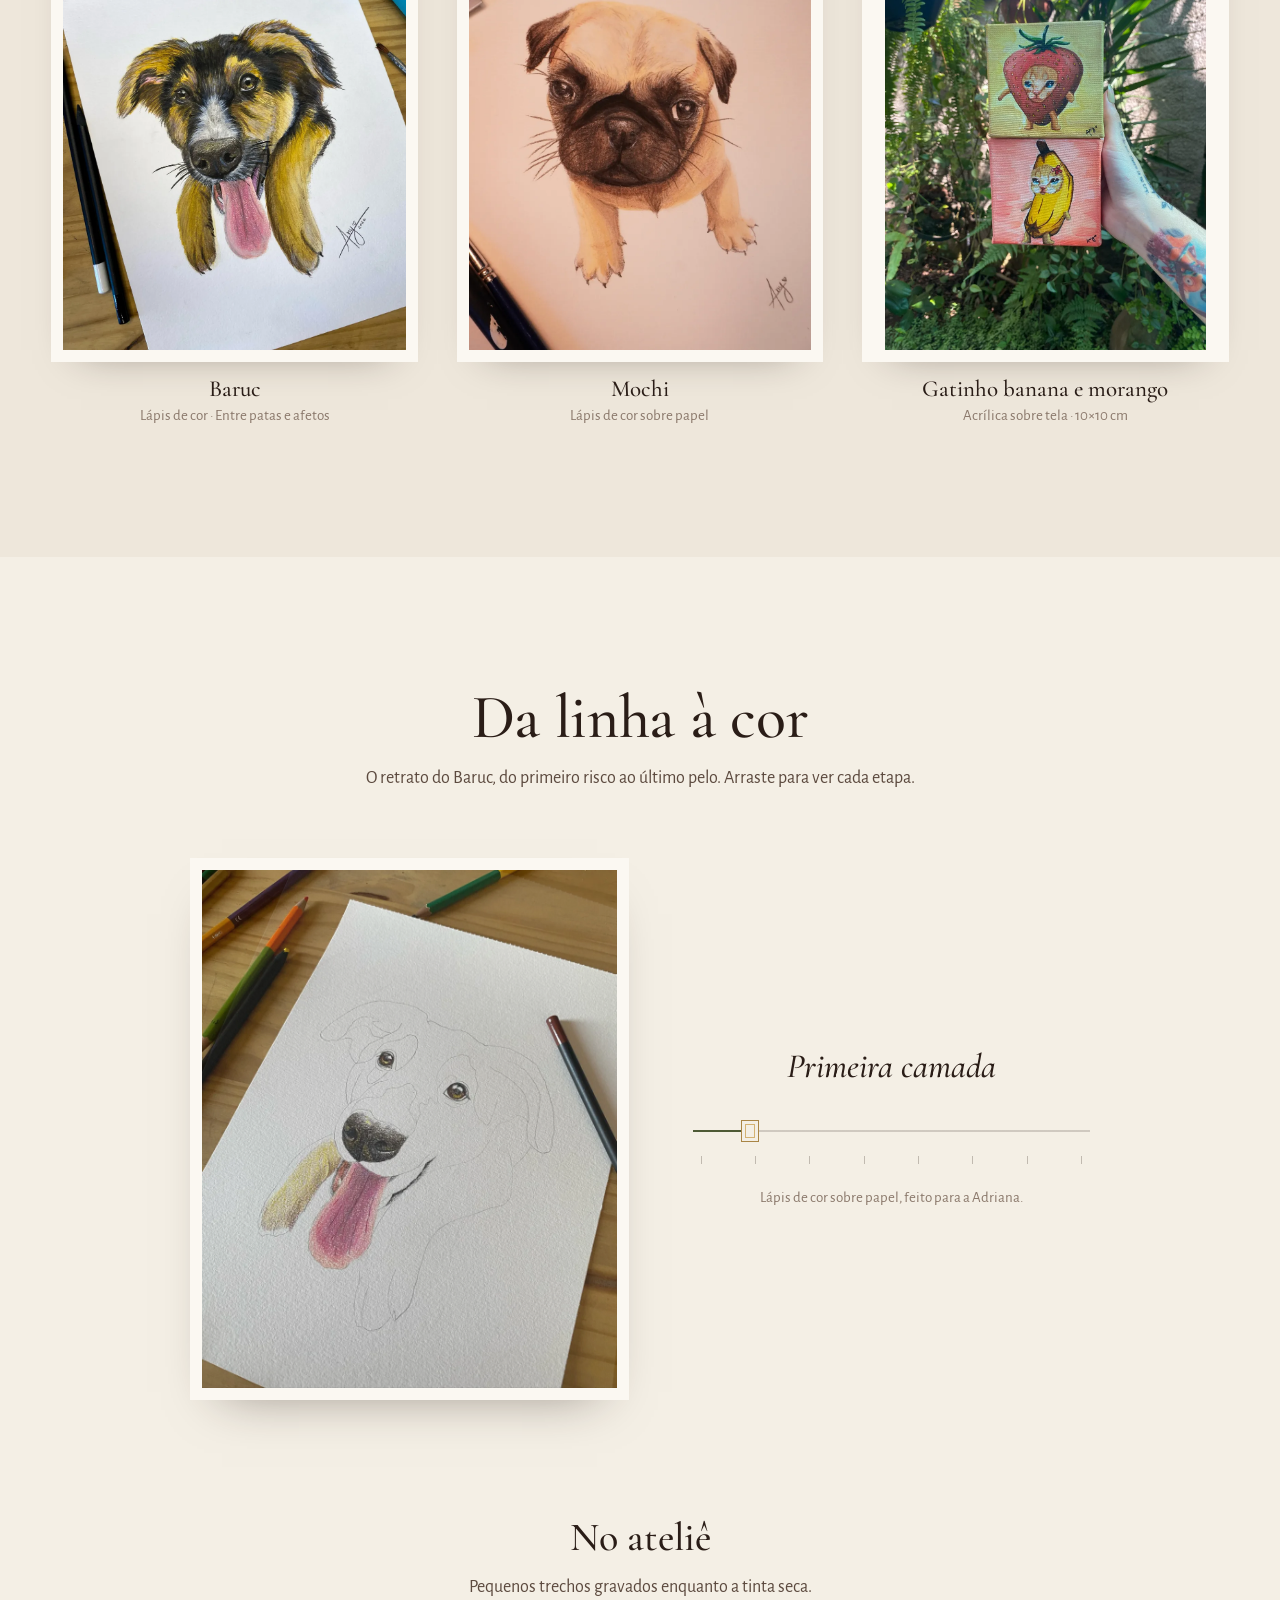
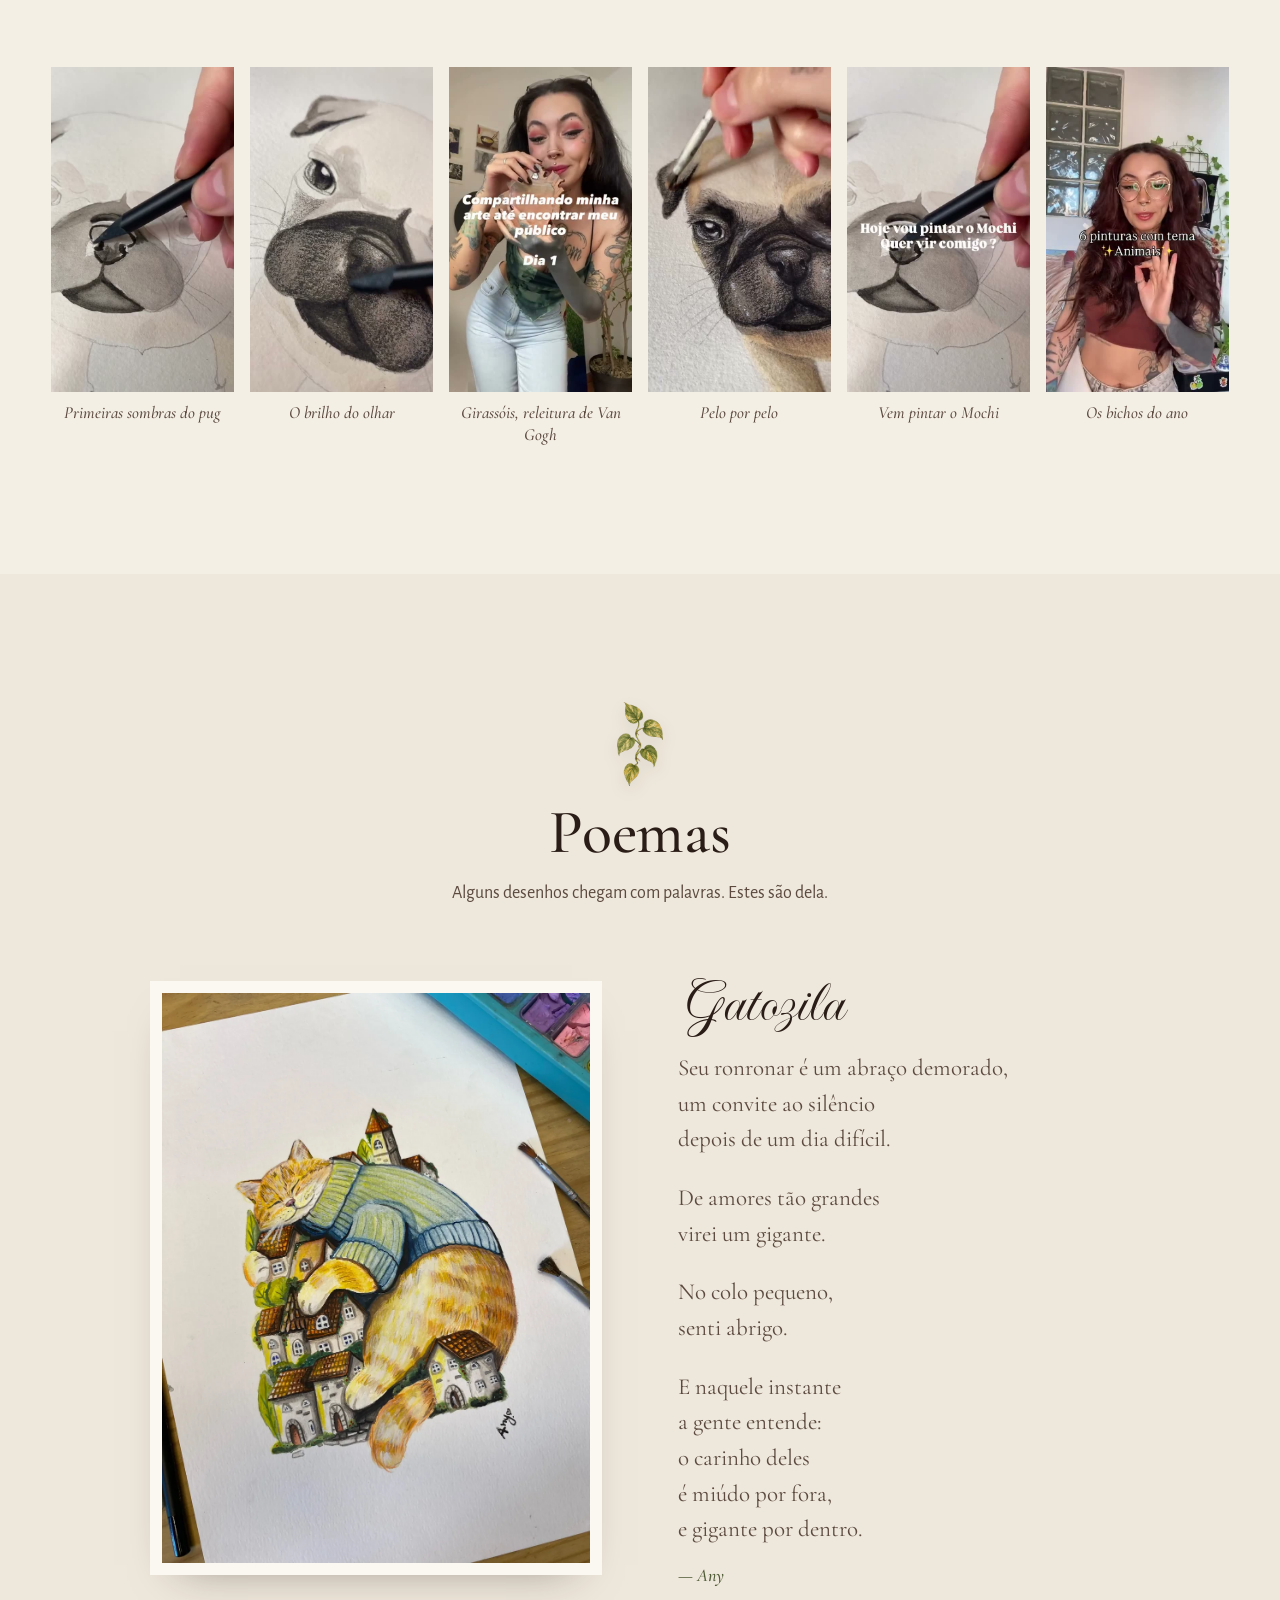
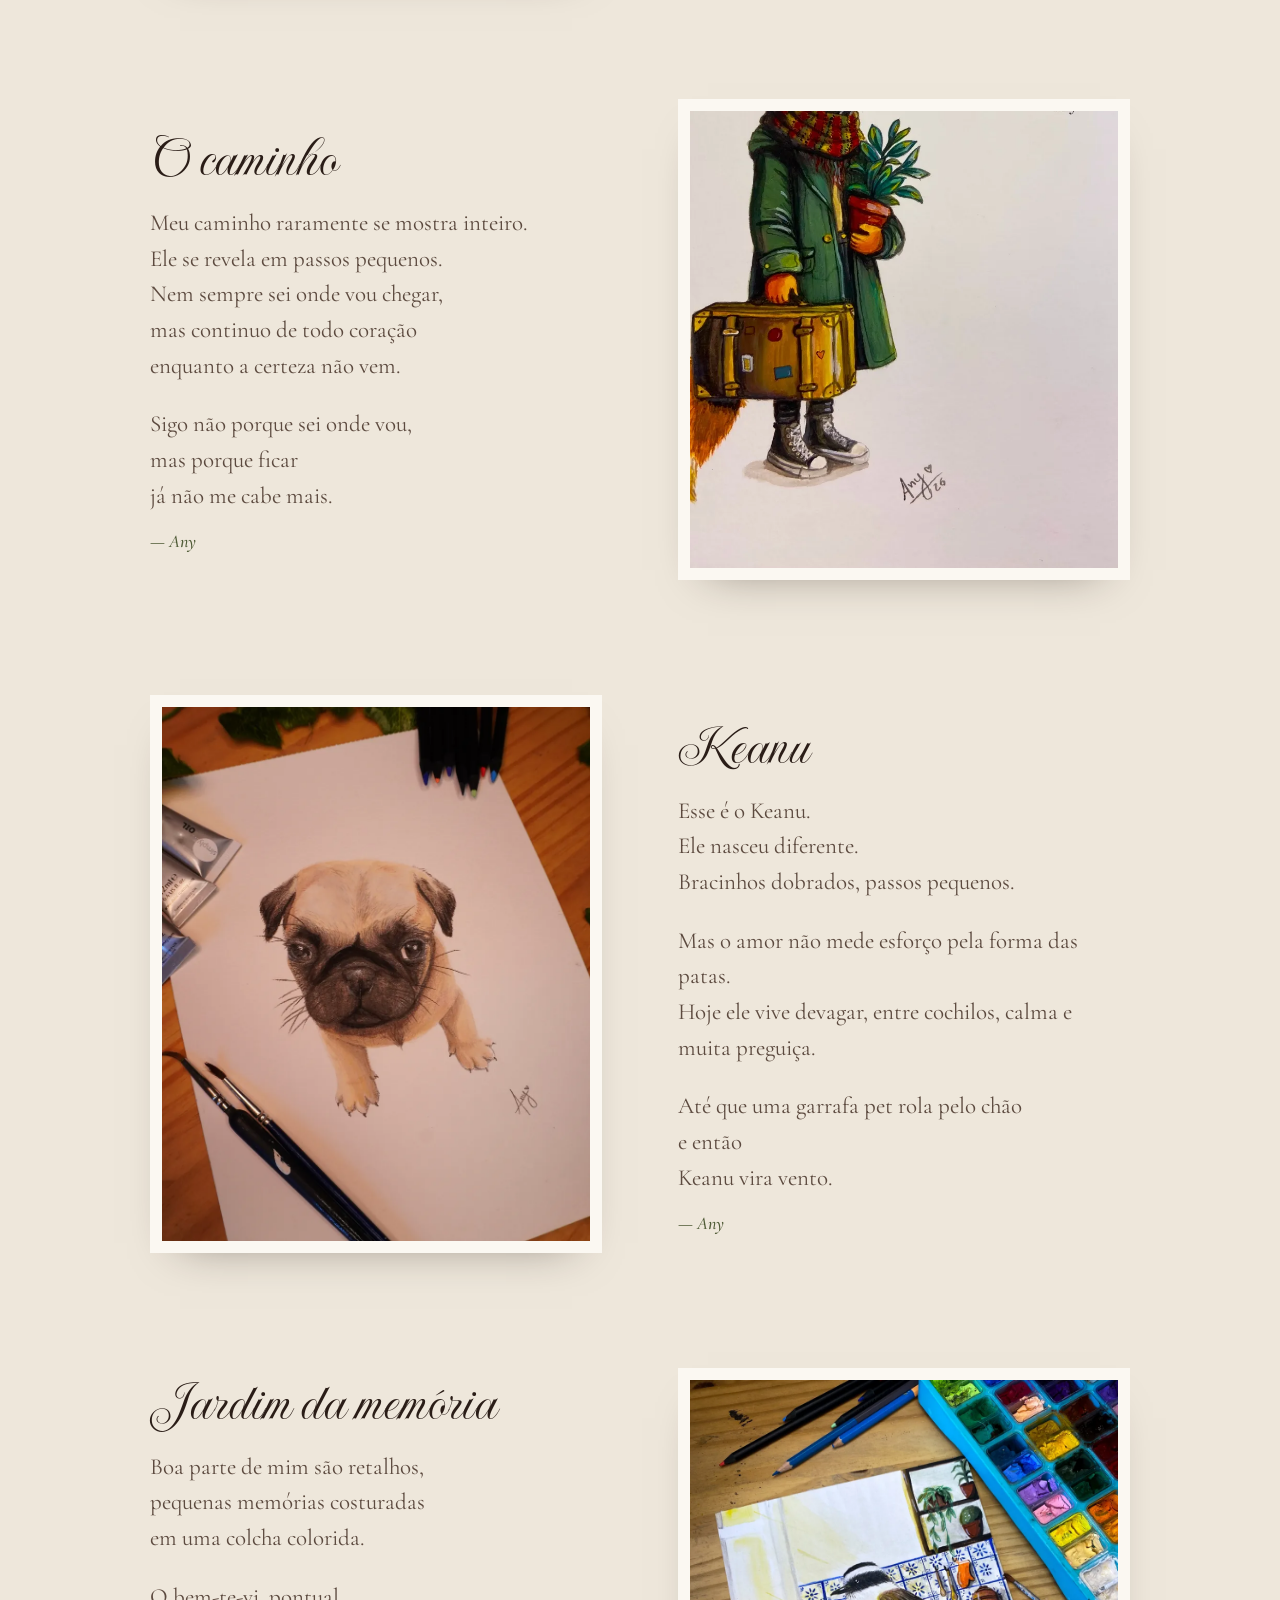
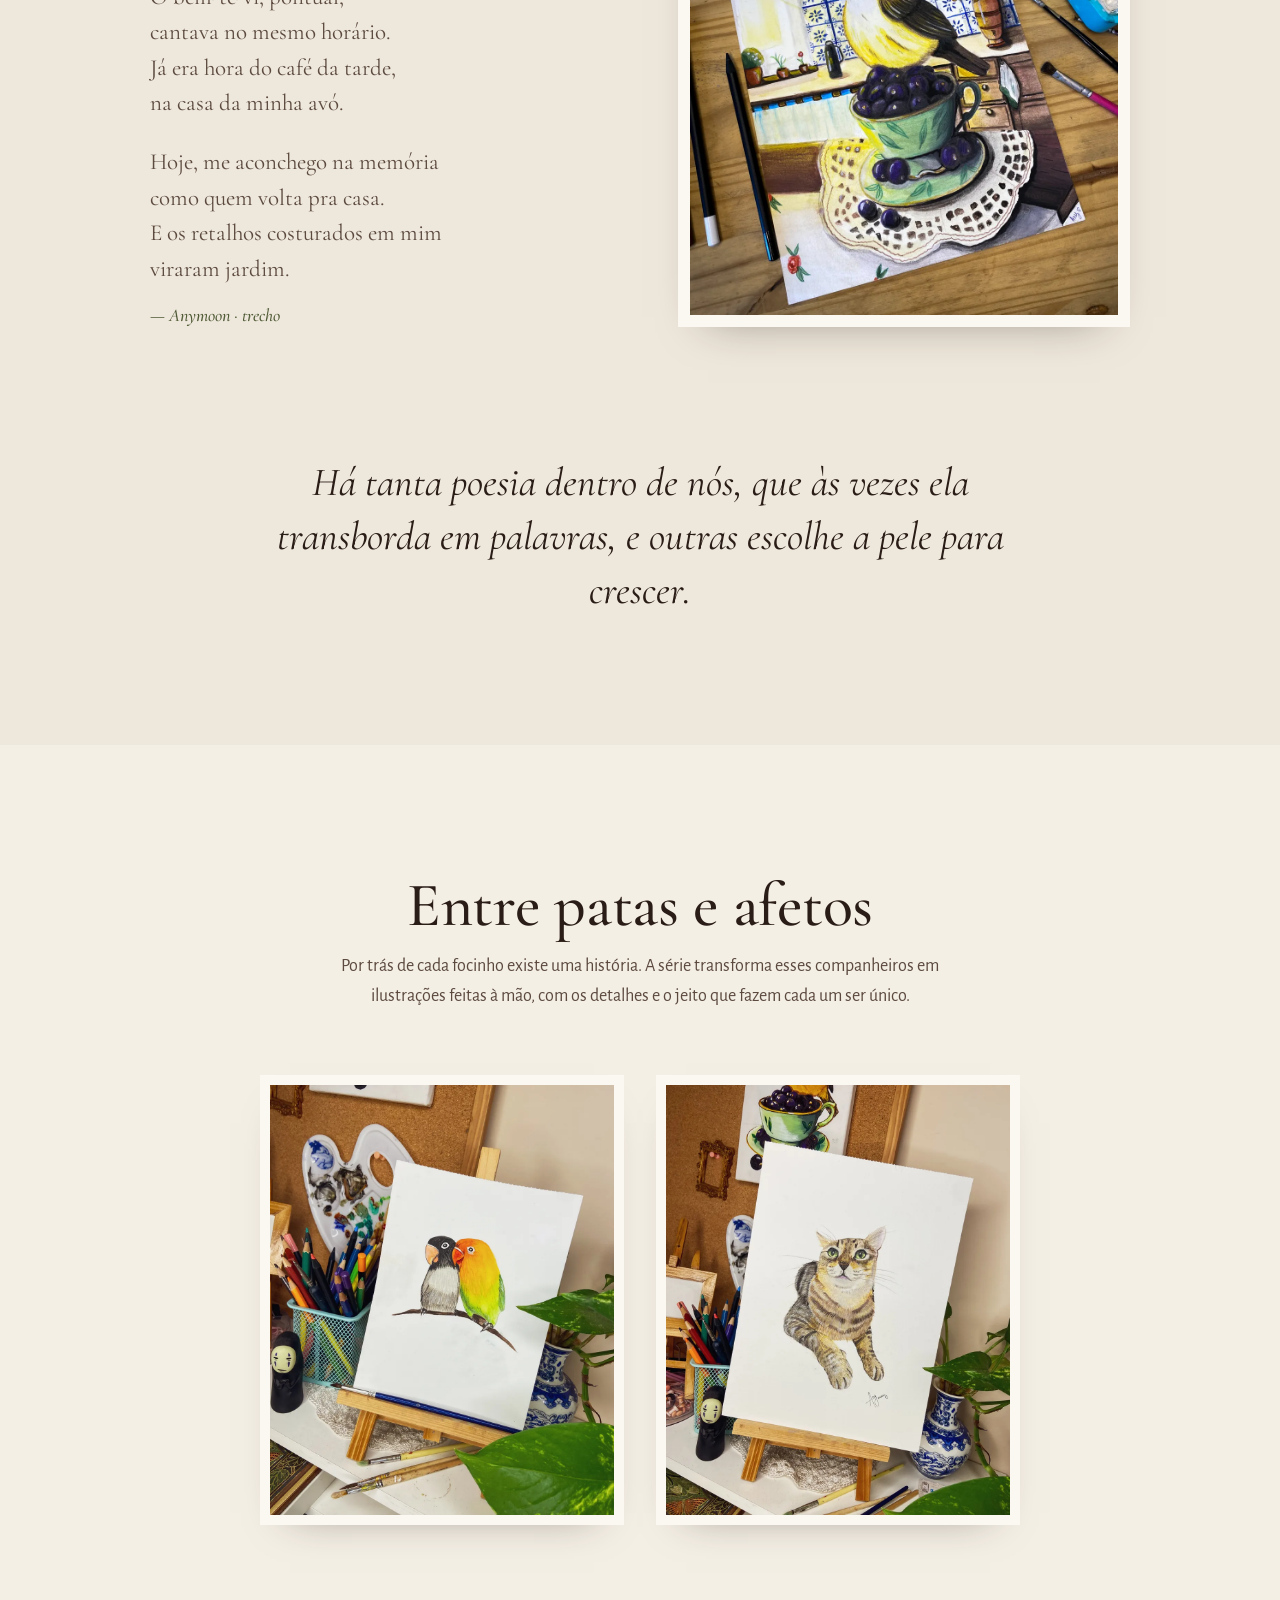
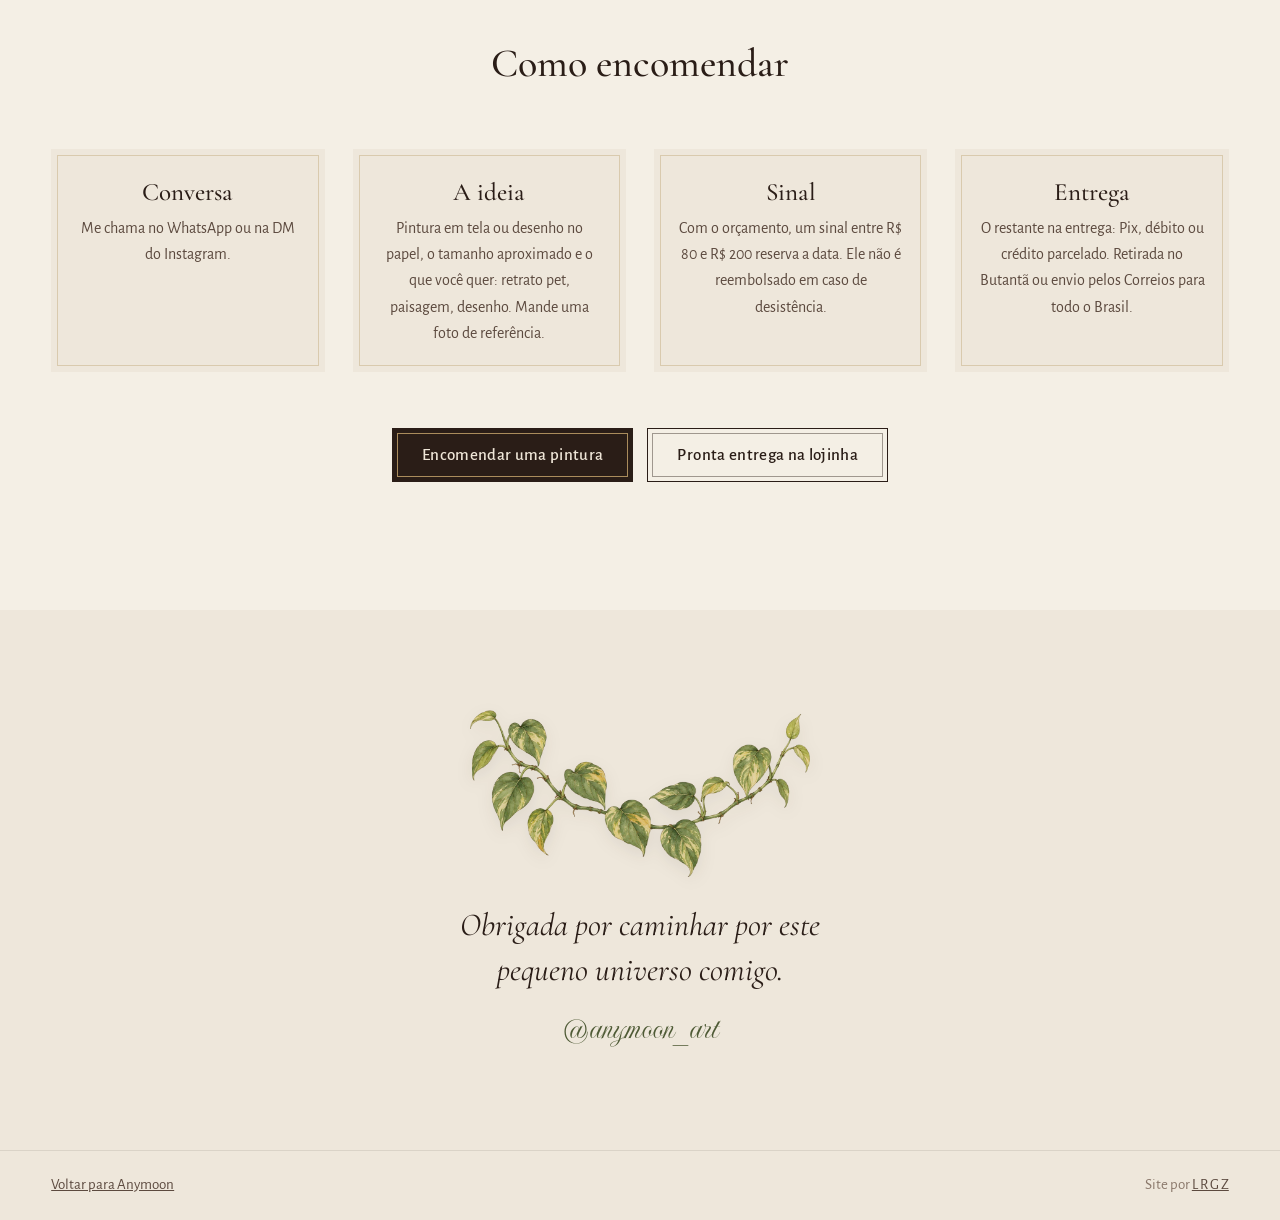
<file: arte/index.html>
<!doctype html>
<html lang="pt-BR">
<head>
<meta charset="utf-8">
<meta name="viewport" content="width=device-width,initial-scale=1,viewport-fit=cover">
<title>Ateliê · Anymoon</title>
<meta name="description" content="O ateliê da Any: pinturas, ilustrações e poemas. Retratos pet, releituras e telas pintadas à mão sob encomenda.">
<meta name="robots" content="noindex">
<meta name="theme-color" content="#eee7db">
<link rel="icon" href="../assets/img/favicon.png">
<link rel="preload" href="../assets/fonts/imperial-script-400-latin.woff2" as="font" type="font/woff2" crossorigin>
<link rel="stylesheet" href="../assets/css/fontes.css">
<link rel="stylesheet" href="arte.css">
</head>
<body>
<a class="saltar" href="#obras">Pular para as obras</a>

<header class="barra">
  <a class="volta" href="../">Anymoon</a>
  <span class="barra-nome">Ateliê</span>
  <a class="volta" href="https://www.instagram.com/anymoon_art/" target="_blank" rel="noopener">@anymoon_art</a>
</header>

<main>
  <!-- abertura -->
  <section class="abre" id="topo">
    <div class="abre-texto entra">
      <p class="chapeu">o cantinho da Any</p>
      <h1>Ateliê</h1>
      <p class="abre-lema">Histórias transformadas em pintura</p>
      <p class="abre-sub">Pinturas, ilustrações e poemas inspirados pela natureza, pela poesia e pelas obras clássicas.</p>
    </div>
    <figure class="abre-foto entra">
      <img class="ramo ramo-abre" src="a/img/ramo.webp" alt="" width="1100" height="540" aria-hidden="true">
      <img src="a/img/abre.webp" alt="A Any segurando uma pintura em moldura dourada entre as plantas" width="1400" height="1750" fetchpriority="high">
    </figure>
  </section>

  <!-- carta -->
  <section class="carta">
    <div class="carta-papel revela">
      <img class="raminho raminho-carta" src="a/img/raminho.webp" alt="" width="285" height="520" aria-hidden="true" loading="lazy">
      <p class="carta-ola">Olá.</p>
      <p>Este espaço nasceu para reunir tudo aquilo que nem sempre cabe em nós.</p>
      <p>Aqui vou compartilhar pinturas, ilustrações, estudos, pequenos experimentos e histórias contadas através da tinta.</p>
      <p>Cada obra é uma tentativa de transformar memórias, natureza e sentimentos em algo que possa permanecer um pouco mais.</p>
      <p class="carta-ass">Seja bem-vindo. <span>Any</span></p>
    </div>
  </section>

  <!-- obras -->
  <section class="sec" id="obras">
    <div class="cab revela">
      <h2>Obras</h2>
      <p>Telas, aquarelas e desenhos feitos à mão. Algumas ficaram com quem encomendou, outras esperam uma parede.</p>
    </div>
    <ul class="obras" id="obras-grade">
      <li class="revela"><button data-i="0"><span class="pp"><img src="a/img/bemtevi.webp" alt="Bem-te-vi pousado numa xícara de jabuticabas, acrílica sobre tela" loading="lazy" width="1000" height="1250"></span><span class="et"><b>Bem-te-vi</b>Acrílica sobre tela · 15×20 cm</span></button></li>
      <li class="revela"><button data-i="1"><span class="pp"><img src="a/img/gatozila.webp" alt="Gatozila, gato gigante abraçando casinhas, aquarela" loading="lazy" width="1000" height="1333"></span><span class="et"><b>Gatozila</b>Aquarela sobre papel</span></button></li>
      <li class="revela"><button data-i="2"><span class="pp"><img src="a/img/lar.webp" alt="Meu lar, menina que carrega uma casa no corpo, lápis sobre papel" loading="lazy" width="1000" height="1250"></span><span class="et"><b>Meu lar</b>Lápis sobre papel · print A4</span></button></li>
      <li class="revela"><button data-i="3"><span class="pp"><img src="a/img/onda.webp" alt="Miniatura da grande onda em moldura dourada entre folhagens" loading="lazy" width="1000" height="1250"></span><span class="et"><b>A onda</b>Miniatura em moldura entalhada</span></button></li>
      <li class="revela"><button data-i="4"><span class="pp"><img src="a/img/samurai.webp" alt="Samurai X sob árvores de outono, acrílica sobre tela" loading="lazy" width="1000" height="1250"></span><span class="et"><b>Samurai X</b>Acrílica sobre tela · encomenda</span></button></li>
      <li class="revela"><button data-i="5"><span class="pp"><img src="a/img/mononoke.webp" alt="A Any ao lado da tela da Princesa Mononoke" loading="lazy" width="1000" height="1333"></span><span class="et"><b>Mononoke</b>Acrílica sobre tela</span></button></li>
      <li class="revela"><button data-i="6"><span class="pp"><img src="a/img/baruc.webp" alt="Retrato do cachorro Baruc com a língua de fora" loading="lazy" width="1000" height="1249"></span><span class="et"><b>Baruc</b>Lápis de cor · Entre patas e afetos</span></button></li>
      <li class="revela"><button data-i="7"><span class="pp"><img src="a/img/mochi.webp" alt="Retrato do pug Mochi filhote" loading="lazy" width="1000" height="1250"></span><span class="et"><b>Mochi</b>Lápis de cor sobre papel</span></button></li>
      <li class="revela"><button data-i="8"><span class="pp"><img src="a/img/memes.webp" alt="Telas pequenas do gatinho banana e do gatinho morango" loading="lazy" width="1000" height="1333"></span><span class="et"><b>Gatinho banana e morango</b>Acrílica sobre tela · 10×10 cm</span></button></li>
    </ul>
  </section>

  <!-- processo -->
  <section class="sec sec-linho" id="processo">
    <div class="cab revela">
      <h2>Da linha à cor</h2>
      <p>O retrato do Baruc, do primeiro risco ao último pelo. Arraste para ver cada etapa.</p>
    </div>
    <div class="etapas revela">
      <figure class="etapas-tela">
        <img id="etapa-img" src="a/img/p0.webp" alt="Retrato do Baruc, etapa 1 de 8" width="900" height="1126" loading="lazy">
        <img id="etapa-prox" src="a/img/p1.webp" alt="" aria-hidden="true" width="900" height="1126" loading="lazy">
      </figure>
      <div class="etapas-ctl">
        <p class="etapas-nome" id="etapa-nome" aria-live="polite">Esboço a lápis</p>
        <input type="range" id="etapa" min="0" max="7" step="0.01" value="0" aria-label="Etapa do retrato">
        <ol class="etapas-marcas" aria-hidden="true"><li></li><li></li><li></li><li></li><li></li><li></li><li></li><li></li></ol>
        <p class="etapas-nota">Lápis de cor sobre papel, feito para a Adriana.</p>
      </div>
    </div>

    <div class="cab cab-2 revela">
      <h3>No ateliê</h3>
      <p>Pequenos trechos gravados enquanto a tinta seca.</p>
    </div>
    <div class="videos" id="videos">
      <figure class="video revela"><video muted loop playsinline preload="none" poster="a/vid/processo-00.jpg" data-src="a/vid/processo-00.mp4"></video><figcaption>Primeiras sombras do pug</figcaption></figure>
      <figure class="video revela"><video muted loop playsinline preload="none" poster="a/vid/processo-02.jpg" data-src="a/vid/processo-02.mp4"></video><figcaption>O brilho do olhar</figcaption></figure>
      <figure class="video revela"><video muted loop playsinline preload="none" poster="a/vid/22-0.jpg" data-src="a/vid/22-0.mp4"></video><figcaption>Girassóis, releitura de Van Gogh</figcaption></figure>
      <figure class="video revela"><video muted loop playsinline preload="none" poster="a/vid/processo-04.jpg" data-src="a/vid/processo-04.mp4"></video><figcaption>Pelo por pelo</figcaption></figure>
      <figure class="video revela"><video muted loop playsinline preload="none" poster="a/vid/23-0.jpg" data-src="a/vid/23-0.mp4"></video><figcaption>Vem pintar o Mochi</figcaption></figure>
      <figure class="video revela"><video muted loop playsinline preload="none" poster="a/vid/11-0.jpg" data-src="a/vid/11-0.mp4"></video><figcaption>Os bichos do ano</figcaption></figure>
    </div>
  </section>

  <!-- poemas -->
  <section class="sec" id="poemas">
    <div class="cab revela">
      <img class="raminho raminho-cab" src="a/img/raminho.webp" alt="" width="285" height="520" aria-hidden="true" loading="lazy">
      <h2>Poemas</h2>
      <p>Alguns desenhos chegam com palavras. Estes são dela.</p>
    </div>

    <article class="poema revela">
      <figure class="poema-arte"><img src="a/img/gatozila.webp" alt="Gatozila" loading="lazy" width="1000" height="1333"></figure>
      <div class="poema-texto">
        <h3>Gatozila</h3>
        <p>Seu ronronar é um abraço demorado,<br>um convite ao silêncio<br>depois de um dia difícil.</p>
        <p>De amores tão grandes<br>virei um gigante.</p>
        <p>No colo pequeno,<br>senti abrigo.</p>
        <p>E naquele instante<br>a gente entende:<br>o carinho deles<br>é miúdo por fora,<br>e gigante por dentro.</p>
        <p class="poema-ass">Any</p>
      </div>
    </article>

    <article class="poema poema-inv revela">
      <figure class="poema-arte"><img src="a/img/raposa.webp?v=2" alt="Raposa de casaco verde com mala e vaso de planta" loading="lazy" width="828" height="883"></figure>
      <div class="poema-texto">
        <h3>O caminho</h3>
        <p>Meu caminho raramente se mostra inteiro.<br>Ele se revela em passos pequenos.<br>Nem sempre sei onde vou chegar,<br>mas continuo de todo coração<br>enquanto a certeza não vem.</p>
        <p>Sigo não porque sei onde vou,<br>mas porque ficar<br>já não me cabe mais.</p>
        <p class="poema-ass">Any</p>
      </div>
    </article>

    <article class="poema revela">
      <figure class="poema-arte"><img src="a/img/pug.webp" alt="Retrato de pug em lápis de cor" loading="lazy" width="900" height="1125"></figure>
      <div class="poema-texto">
        <h3>Keanu</h3>
        <p>Esse é o Keanu.<br>Ele nasceu diferente.<br>Bracinhos dobrados, passos pequenos.</p>
        <p>Mas o amor não mede esforço pela forma das patas.<br>Hoje ele vive devagar, entre cochilos, calma e muita preguiça.</p>
        <p>Até que uma garrafa pet rola pelo chão<br>e então<br>Keanu vira vento.</p>
        <p class="poema-ass">Any</p>
      </div>
    </article>

    <article class="poema poema-inv revela">
      <figure class="poema-arte"><img src="a/img/xicara.webp" alt="Bem-te-vi na xícara, da coleção Jardim da memória" loading="lazy" width="1000" height="1250"></figure>
      <div class="poema-texto">
        <h3>Jardim da memória</h3>
        <p>Boa parte de mim são retalhos,<br>pequenas memórias costuradas<br>em uma colcha colorida.</p>
        <p>O bem-te-vi, pontual,<br>cantava no mesmo horário.<br>Já era hora do café da tarde,<br>na casa da minha avó.</p>
        <p>Hoje, me aconchego na memória<br>como quem volta pra casa.<br>E os retalhos costurados em mim<br>viraram jardim.</p>
        <p class="poema-ass">Anymoon · trecho</p>
      </div>
    </article>

    <blockquote class="verso revela">
      <p>Há tanta poesia dentro de nós, que às vezes ela transborda em palavras, e outras escolhe a pele para crescer.</p>
    </blockquote>
  </section>

  <!-- encomendas -->
  <section class="sec sec-linho" id="encomendas">
    <div class="cab revela">
      <h2>Entre patas e afetos</h2>
      <p>Por trás de cada focinho existe uma história. A série transforma esses companheiros em ilustrações feitas à mão, com os detalhes e o jeito que fazem cada um ser único.</p>
    </div>
    <figure class="faixa revela"><img src="a/img/agapornis.webp" alt="Ilustração de agapornis no cavalete do ateliê" loading="lazy" width="1000" height="1250"><img src="a/img/gato.webp" alt="Ilustração de gato no cavalete do ateliê" loading="lazy" width="1000" height="1250"></figure>

    <div class="cab cab-2 revela"><h3>Como encomendar</h3></div>
    <ol class="passos">
      <li class="revela"><b>Conversa</b><p>Me chama no WhatsApp ou na DM do Instagram.</p></li>
      <li class="revela"><b>A ideia</b><p>Pintura em tela ou desenho no papel, o tamanho aproximado e o que você quer: retrato pet, paisagem, desenho. Mande uma foto de referência.</p></li>
      <li class="revela"><b>Sinal</b><p>Com o orçamento, um sinal entre R$ 80 e R$ 200 reserva a data. Ele não é reembolsado em caso de desistência.</p></li>
      <li class="revela"><b>Entrega</b><p>O restante na entrega: Pix, débito ou crédito parcelado. Retirada no Butantã ou envio pelos Correios para todo o Brasil.</p></li>
    </ol>
    <div class="acoes revela">
      <a class="bt bt-cheio" href="https://wa.me/5511983873974?text=Oi%20Any!%20Vim%20pelo%20ateli%C3%AA%20e%20queria%20encomendar%20uma%20pintura." target="_blank" rel="noopener">Encomendar uma pintura</a>
      <a class="bt bt-linha" href="https://anymoon.lojavirtualnuvem.com.br" target="_blank" rel="noopener">Pronta entrega na lojinha</a>
    </div>
  </section>

  <section class="fim">
    <img class="ramo ramo-fim" src="a/img/ramo.webp" alt="" width="1100" height="540" aria-hidden="true" loading="lazy">
    <p class="fim-txt revela">Obrigada por caminhar por este pequeno universo comigo.</p>
    <a class="fim-ig revela" href="https://www.instagram.com/anymoon_art/" target="_blank" rel="noopener">@anymoon_art</a>
  </section>
</main>

<footer class="rod">
  <a href="../">Voltar para Anymoon</a>
  <span>Site por <a href="https://lrgz.com.br">L R G Z</a></span>
</footer>


<div class="caixa" id="caixa" hidden role="dialog" aria-modal="true" aria-label="Obra ampliada">
  <button class="caixa-fecha" id="caixa-fecha" aria-label="Fechar">Fechar</button>
  <button class="caixa-nav caixa-ant" id="caixa-ant" aria-label="Obra anterior">‹</button>
  <figure><img id="caixa-img" alt=""><figcaption id="caixa-leg"></figcaption></figure>
  <button class="caixa-nav caixa-prox" id="caixa-prox" aria-label="Próxima obra">›</button>
</div>

<script src="arte.js" defer></script>
</body>
</html>
</file>
<file: assets/css/fontes.css>
@font-face{font-family:'Alegreya Sans';font-style:normal;font-weight:400;font-display:swap;src:url(../fonts/alegreya-sans-400-latin-ext.woff2) format('woff2');unicode-range:U+0100-02BA, U+02BD-02C5, U+02C7-02CC, U+02CE-02D7, U+02DD-02FF, U+0304, U+0308, U+0329, U+1D00-1DBF, U+1E00-1E9F, U+1EF2-1EFF, U+2020, U+20A0-20AB, U+20AD-20C4, U+2113, U+2C60-2C7F, U+A720-A7FF}
@font-face{font-family:'Alegreya Sans';font-style:normal;font-weight:400;font-display:swap;src:url(../fonts/alegreya-sans-400-latin.woff2) format('woff2');unicode-range:U+0000-00FF, U+0131, U+0152-0153, U+02BB-02BC, U+02C6, U+02DA, U+02DC, U+0304, U+0308, U+0329, U+2000-206F, U+20AC, U+2122, U+2191, U+2193, U+2212, U+2215, U+FEFF, U+FFFD}
@font-face{font-family:'Alegreya Sans';font-style:normal;font-weight:500;font-display:swap;src:url(../fonts/alegreya-sans-500-latin-ext.woff2) format('woff2');unicode-range:U+0100-02BA, U+02BD-02C5, U+02C7-02CC, U+02CE-02D7, U+02DD-02FF, U+0304, U+0308, U+0329, U+1D00-1DBF, U+1E00-1E9F, U+1EF2-1EFF, U+2020, U+20A0-20AB, U+20AD-20C4, U+2113, U+2C60-2C7F, U+A720-A7FF}
@font-face{font-family:'Alegreya Sans';font-style:normal;font-weight:500;font-display:swap;src:url(../fonts/alegreya-sans-500-latin.woff2) format('woff2');unicode-range:U+0000-00FF, U+0131, U+0152-0153, U+02BB-02BC, U+02C6, U+02DA, U+02DC, U+0304, U+0308, U+0329, U+2000-206F, U+20AC, U+2122, U+2191, U+2193, U+2212, U+2215, U+FEFF, U+FFFD}
@font-face{font-family:'Alegreya Sans';font-style:normal;font-weight:700;font-display:swap;src:url(../fonts/alegreya-sans-700-latin-ext.woff2) format('woff2');unicode-range:U+0100-02BA, U+02BD-02C5, U+02C7-02CC, U+02CE-02D7, U+02DD-02FF, U+0304, U+0308, U+0329, U+1D00-1DBF, U+1E00-1E9F, U+1EF2-1EFF, U+2020, U+20A0-20AB, U+20AD-20C4, U+2113, U+2C60-2C7F, U+A720-A7FF}
@font-face{font-family:'Alegreya Sans';font-style:normal;font-weight:700;font-display:swap;src:url(../fonts/alegreya-sans-700-latin.woff2) format('woff2');unicode-range:U+0000-00FF, U+0131, U+0152-0153, U+02BB-02BC, U+02C6, U+02DA, U+02DC, U+0304, U+0308, U+0329, U+2000-206F, U+20AC, U+2122, U+2191, U+2193, U+2212, U+2215, U+FEFF, U+FFFD}
@font-face{font-family:'Cormorant Garamond';font-style:italic;font-weight:400;font-display:swap;src:url(../fonts/cormorant-garamond-400i-latin-ext.woff2) format('woff2');unicode-range:U+0100-02BA, U+02BD-02C5, U+02C7-02CC, U+02CE-02D7, U+02DD-02FF, U+0304, U+0308, U+0329, U+1D00-1DBF, U+1E00-1E9F, U+1EF2-1EFF, U+2020, U+20A0-20AB, U+20AD-20C4, U+2113, U+2C60-2C7F, U+A720-A7FF}
@font-face{font-family:'Cormorant Garamond';font-style:italic;font-weight:400;font-display:swap;src:url(../fonts/cormorant-garamond-400i-latin.woff2) format('woff2');unicode-range:U+0000-00FF, U+0131, U+0152-0153, U+02BB-02BC, U+02C6, U+02DA, U+02DC, U+0304, U+0308, U+0329, U+2000-206F, U+20AC, U+2122, U+2191, U+2193, U+2212, U+2215, U+FEFF, U+FFFD}
@font-face{font-family:'Cormorant Garamond';font-style:italic;font-weight:500;font-display:swap;src:url(../fonts/cormorant-garamond-500i-latin-ext.woff2) format('woff2');unicode-range:U+0100-02BA, U+02BD-02C5, U+02C7-02CC, U+02CE-02D7, U+02DD-02FF, U+0304, U+0308, U+0329, U+1D00-1DBF, U+1E00-1E9F, U+1EF2-1EFF, U+2020, U+20A0-20AB, U+20AD-20C4, U+2113, U+2C60-2C7F, U+A720-A7FF}
@font-face{font-family:'Cormorant Garamond';font-style:italic;font-weight:500;font-display:swap;src:url(../fonts/cormorant-garamond-500i-latin.woff2) format('woff2');unicode-range:U+0000-00FF, U+0131, U+0152-0153, U+02BB-02BC, U+02C6, U+02DA, U+02DC, U+0304, U+0308, U+0329, U+2000-206F, U+20AC, U+2122, U+2191, U+2193, U+2212, U+2215, U+FEFF, U+FFFD}
@font-face{font-family:'Cormorant Garamond';font-style:normal;font-weight:400;font-display:swap;src:url(../fonts/cormorant-garamond-400-latin-ext.woff2) format('woff2');unicode-range:U+0100-02BA, U+02BD-02C5, U+02C7-02CC, U+02CE-02D7, U+02DD-02FF, U+0304, U+0308, U+0329, U+1D00-1DBF, U+1E00-1E9F, U+1EF2-1EFF, U+2020, U+20A0-20AB, U+20AD-20C4, U+2113, U+2C60-2C7F, U+A720-A7FF}
@font-face{font-family:'Cormorant Garamond';font-style:normal;font-weight:400;font-display:swap;src:url(../fonts/cormorant-garamond-400-latin.woff2) format('woff2');unicode-range:U+0000-00FF, U+0131, U+0152-0153, U+02BB-02BC, U+02C6, U+02DA, U+02DC, U+0304, U+0308, U+0329, U+2000-206F, U+20AC, U+2122, U+2191, U+2193, U+2212, U+2215, U+FEFF, U+FFFD}
@font-face{font-family:'Cormorant Garamond';font-style:normal;font-weight:500;font-display:swap;src:url(../fonts/cormorant-garamond-500-latin-ext.woff2) format('woff2');unicode-range:U+0100-02BA, U+02BD-02C5, U+02C7-02CC, U+02CE-02D7, U+02DD-02FF, U+0304, U+0308, U+0329, U+1D00-1DBF, U+1E00-1E9F, U+1EF2-1EFF, U+2020, U+20A0-20AB, U+20AD-20C4, U+2113, U+2C60-2C7F, U+A720-A7FF}
@font-face{font-family:'Cormorant Garamond';font-style:normal;font-weight:500;font-display:swap;src:url(../fonts/cormorant-garamond-500-latin.woff2) format('woff2');unicode-range:U+0000-00FF, U+0131, U+0152-0153, U+02BB-02BC, U+02C6, U+02DA, U+02DC, U+0304, U+0308, U+0329, U+2000-206F, U+20AC, U+2122, U+2191, U+2193, U+2212, U+2215, U+FEFF, U+FFFD}
@font-face{font-family:'Cormorant Garamond';font-style:normal;font-weight:600;font-display:swap;src:url(../fonts/cormorant-garamond-600-latin-ext.woff2) format('woff2');unicode-range:U+0100-02BA, U+02BD-02C5, U+02C7-02CC, U+02CE-02D7, U+02DD-02FF, U+0304, U+0308, U+0329, U+1D00-1DBF, U+1E00-1E9F, U+1EF2-1EFF, U+2020, U+20A0-20AB, U+20AD-20C4, U+2113, U+2C60-2C7F, U+A720-A7FF}
@font-face{font-family:'Cormorant Garamond';font-style:normal;font-weight:600;font-display:swap;src:url(../fonts/cormorant-garamond-600-latin.woff2) format('woff2');unicode-range:U+0000-00FF, U+0131, U+0152-0153, U+02BB-02BC, U+02C6, U+02DA, U+02DC, U+0304, U+0308, U+0329, U+2000-206F, U+20AC, U+2122, U+2191, U+2193, U+2212, U+2215, U+FEFF, U+FFFD}
@font-face{font-family:'Cormorant SC';font-style:normal;font-weight:500;font-display:swap;src:url(../fonts/cormorant-sc-500-latin-ext.woff2) format('woff2');unicode-range:U+0100-02BA, U+02BD-02C5, U+02C7-02CC, U+02CE-02D7, U+02DD-02FF, U+0304, U+0308, U+0329, U+1D00-1DBF, U+1E00-1E9F, U+1EF2-1EFF, U+2020, U+20A0-20AB, U+20AD-20C4, U+2113, U+2C60-2C7F, U+A720-A7FF}
@font-face{font-family:'Cormorant SC';font-style:normal;font-weight:500;font-display:swap;src:url(../fonts/cormorant-sc-500-latin.woff2) format('woff2');unicode-range:U+0000-00FF, U+0131, U+0152-0153, U+02BB-02BC, U+02C6, U+02DA, U+02DC, U+0304, U+0308, U+0329, U+2000-206F, U+20AC, U+2122, U+2191, U+2193, U+2212, U+2215, U+FEFF, U+FFFD}
@font-face{font-family:'Cormorant SC';font-style:normal;font-weight:600;font-display:swap;src:url(../fonts/cormorant-sc-600-latin-ext.woff2) format('woff2');unicode-range:U+0100-02BA, U+02BD-02C5, U+02C7-02CC, U+02CE-02D7, U+02DD-02FF, U+0304, U+0308, U+0329, U+1D00-1DBF, U+1E00-1E9F, U+1EF2-1EFF, U+2020, U+20A0-20AB, U+20AD-20C4, U+2113, U+2C60-2C7F, U+A720-A7FF}
@font-face{font-family:'Cormorant SC';font-style:normal;font-weight:600;font-display:swap;src:url(../fonts/cormorant-sc-600-latin.woff2) format('woff2');unicode-range:U+0000-00FF, U+0131, U+0152-0153, U+02BB-02BC, U+02C6, U+02DA, U+02DC, U+0304, U+0308, U+0329, U+2000-206F, U+20AC, U+2122, U+2191, U+2193, U+2212, U+2215, U+FEFF, U+FFFD}
@font-face{font-family:'Imperial Script';font-style:normal;font-weight:400;font-display:swap;src:url(../fonts/imperial-script-400-latin-ext.woff2) format('woff2');unicode-range:U+0100-02BA, U+02BD-02C5, U+02C7-02CC, U+02CE-02D7, U+02DD-02FF, U+0304, U+0308, U+0329, U+1D00-1DBF, U+1E00-1E9F, U+1EF2-1EFF, U+2020, U+20A0-20AB, U+20AD-20C4, U+2113, U+2C60-2C7F, U+A720-A7FF}
@font-face{font-family:'Imperial Script';font-style:normal;font-weight:400;font-display:swap;src:url(../fonts/imperial-script-400-latin.woff2) format('woff2');unicode-range:U+0000-00FF, U+0131, U+0152-0153, U+02BB-02BC, U+02C6, U+02DA, U+02DC, U+0304, U+0308, U+0329, U+2000-206F, U+20AC, U+2122, U+2191, U+2193, U+2212, U+2215, U+FEFF, U+FFFD}
</file>
<file: assets/css/site.css>
/* Anymoon — papel, tinta, oliva e rosa do Linktree dela */
:root{
  --papel:#eee7db; --papel-2:#e5dbca; --linho:#f6f1e7; --tinta:#2a1d17; --tinta-2:#5c4a3f; --tinta-3:#8a786b;
  --oliva:#4e5a35; --rosa:#cc9688; --rosa-2:#a8685a; --monarca:#b4612a; --ouro:#a98546; --ouro-2:#d4b273;
  --museu:#251a16; --museu-2:#2f221c; --osso:#efe6d8;
  --serif:'Cormorant Garamond',Georgia,serif; --sc:'Cormorant SC','Cormorant Garamond',Georgia,serif;
  --script:'Imperial Script',cursive; --sans:'Alegreya Sans',system-ui,sans-serif;
  --ease:cubic-bezier(.16,.84,.32,1); --barra:64px; --lado:clamp(18px,4vw,56px); --max:1240px;
}
*,*::before,*::after{box-sizing:border-box}
[hidden]{display:none!important}
html{-webkit-text-size-adjust:100%;scroll-behavior:smooth;scroll-padding-top:calc(var(--barra) + 8px)}
@media (prefers-reduced-motion:reduce){html{scroll-behavior:auto}*{transition:none!important;animation:none!important}}
body{margin:0;background:var(--papel);color:var(--tinta);font:400 18px/1.6 var(--sans);-webkit-font-smoothing:antialiased;text-rendering:optimizeLegibility;overflow-x:hidden}
img,video,canvas{display:block;max-width:100%}
img{-webkit-user-drag:none;-webkit-touch-callout:none}
a{color:inherit}
button{font:inherit;color:inherit;background:none;border:0;padding:0;cursor:pointer;-webkit-tap-highlight-color:transparent}
h1,h2,h3,p,blockquote,figure{margin:0}
.saltar{position:absolute;left:-999px;top:8px;z-index:99;background:var(--tinta);color:var(--papel);padding:10px 14px}
.saltar:focus{left:8px}
:focus-visible{outline:2px solid var(--monarca);outline-offset:3px}
.sr{position:absolute!important;width:1px;height:1px;overflow:hidden;clip:rect(0 0 0 0);white-space:nowrap}

/* ---------- botao: moldura com filete de ouro ---------- */
.bt{position:relative;display:inline-flex;align-items:center;justify-content:center;gap:10px;min-height:54px;padding:0 30px;
  font:500 17px/1.2 var(--sans);letter-spacing:.02em;text-decoration:none;white-space:nowrap;isolation:isolate;
  transition:color .35s var(--ease),background-color .35s var(--ease),transform .35s var(--ease)}
.bt::after{content:"";position:absolute;inset:5px;border:1px solid currentColor;opacity:.42;pointer-events:none;transition:inset .35s var(--ease),opacity .35s var(--ease)}
.bt:active{transform:scale(.975)}
.bt-cheio{background:var(--tinta);color:var(--osso)}
.bt-cheio::after{border-color:var(--ouro-2);opacity:.75}
.bt-linha{background:transparent;color:var(--tinta);box-shadow:inset 0 0 0 1px var(--tinta)}
@media (hover:hover){
  .bt:hover::after{inset:2px;opacity:.9}
  .bt-cheio:hover{background:#3a2a22}
  .bt-linha:hover{background:rgba(42,29,23,.05)}
}
.bt-claro{background:var(--osso);color:var(--museu)}
.bt-claro::after{border-color:var(--ouro);opacity:.8}
.bt-pequeno{min-height:46px;padding:0 22px;font-size:16px}

/* ---------- barra ---------- */
.topo{position:fixed;inset:0 0 auto;height:var(--barra);z-index:40;display:flex;align-items:center;justify-content:space-between;gap:24px;padding:0 var(--lado);
  background:rgba(238,231,219,0);transition:background-color .35s var(--ease),box-shadow .35s var(--ease)}
.topo.rolou{background:rgba(238,231,219,.94);box-shadow:0 1px 0 rgba(42,29,23,.1);backdrop-filter:blur(8px);-webkit-backdrop-filter:blur(8px)}
.marca{font:600 27px/1 var(--serif);letter-spacing:.01em;text-decoration:none;padding:8px 0}
.nav{display:flex;align-items:center;gap:clamp(16px,2.2vw,34px)}
.nav a{font:500 16px/1 var(--sans);text-decoration:none;color:var(--tinta-2);padding:10px 0;position:relative;transition:color .3s var(--ease)}
.nav a:not(.bt)::after{content:"";position:absolute;left:0;right:0;bottom:4px;height:1px;background:currentColor;transform:scaleX(0);transform-origin:left;transition:transform .35s var(--ease)}
.nav a:not(.bt):hover{color:var(--tinta)}
.nav a:not(.bt):hover::after{transform:scaleX(1)}
.nav .bt{min-height:44px;padding:0 20px;font-size:16px;color:var(--osso)}
.menu-bt{display:none;width:46px;height:46px;position:relative;margin-right:-10px}
.menu-bt span{position:absolute;left:11px;right:11px;height:1.5px;background:var(--tinta);transition:transform .35s var(--ease),top .35s var(--ease)}
.menu-bt span:nth-child(1){top:18px}.menu-bt span:nth-child(2){top:27px}
.menu-bt[aria-expanded=true] span:nth-child(1){top:22.5px;transform:rotate(45deg)}
.menu-bt[aria-expanded=true] span:nth-child(2){top:22.5px;transform:rotate(-45deg)}
.menu{position:fixed;inset:var(--barra) 0 0;z-index:39;background:var(--papel);display:flex;flex-direction:column;align-items:center;justify-content:center;gap:6px;padding:24px var(--lado) 48px;overflow-y:auto}
.menu a{font:500 30px/1.25 var(--serif);text-decoration:none;padding:8px 16px}
.menu .bt{margin-top:18px;font:500 17px/1.2 var(--sans)}
.menu-redes{display:flex;gap:22px;margin-top:22px}
.menu-redes a{font:500 16px/1 var(--sans);color:var(--tinta-2)}
@media (max-width:980px){.nav{display:none}.menu-bt{display:block}}

/* ---------- hero ---------- */
.hero{position:relative;height:100vh;height:100svh;min-height:560px;overflow:hidden;background:var(--papel)}
.hero canvas,.hero video{position:absolute;inset:0;width:100%;height:100%}
.hero video{object-fit:cover}
.hero .final{position:absolute;left:var(--ax);top:var(--ay);width:var(--as);height:var(--as)}
.hero-nome{position:absolute;inset:0;pointer-events:none;font:500 var(--nome,120px)/1 var(--serif);letter-spacing:-.01em;color:var(--tinta)}
.hero-nome span{position:absolute;top:calc(var(--ay) + var(--as) * .5);transform:translateY(-62%);white-space:nowrap;padding:.08em 0 .12em;
  opacity:0;transition:opacity 1.2s var(--ease),transform 1.4s var(--ease)}
.hero-nome .ne{right:calc(100% - var(--ax) + var(--gap))}
.hero-nome .nd{left:calc(var(--ax) + var(--as) + var(--gap))}
.hero-txt{position:absolute;top:calc(var(--ay) + var(--as) * .5 + var(--nome) * .62);width:min(330px,calc(var(--ax) - var(--gap) - 24px));text-wrap:balance;
  font:400 19px/1.45 var(--sans);color:var(--tinta-2);opacity:0;transition:opacity 1.2s var(--ease) .25s}
.hero-txt.e{right:calc(100% - var(--ax) + var(--gap));text-align:right}
.hero-txt.d{left:calc(var(--ax) + var(--as) + var(--gap));text-align:left}
.hero-txt .sub{display:block}
.hero-txt strong{display:block;text-wrap:balance;font:500 italic 23px/1.25 var(--serif);color:var(--tinta);margin-bottom:6px}
.hero-bts{position:absolute;left:0;right:0;top:calc(var(--ay) + var(--as) + (100% - var(--ay) - var(--as) - 54px) / 2);display:flex;justify-content:center;gap:14px;
  opacity:0;transition:opacity 1.2s var(--ease) .4s}
.hero-bts .bt{width:228px}
.hero.pronto .hero-nome span{opacity:1;transform:translateY(-50%)}
.hero.pronto .hero-txt,.hero.pronto .hero-bts{opacity:1}
/* em pe: nome inteiro em cima, texto e botoes embaixo */
.hero.pe .hero-nome span{position:static;transform:none;padding:0}
.hero.pe .hero-nome{inset:auto 0 auto;top:var(--barra);height:calc(var(--ay) - var(--barra));display:flex;align-items:center;justify-content:center;font-size:var(--nome);text-align:center}
.hero.pe .hero-nome span{transform:translateY(14px)}
.hero.pe.pronto .hero-nome span{transform:none}
.hero.pe .hero-txt.e{left:var(--lado);right:var(--lado);top:calc(var(--ay) + var(--as) + 10px);width:auto;text-align:center;font-size:17px}
.hero.pe .hero-txt.e strong{font-size:22px;margin-bottom:2px}
.hero.pe .hero-txt.d{display:none}
.hero.pe.baixo .hero-txt .sub{display:none}
.hero.pe .hero-bts{top:auto;bottom:max(22px,env(safe-area-inset-bottom));padding:0 var(--lado);gap:10px}
.hero.pe .hero-bts .bt{width:auto;flex:1 1 0;max-width:230px;padding:0 12px;font-size:16px}

/* ---------- secoes ---------- */
.sec{padding:clamp(76px,10vw,136px) var(--lado)}
.sec.alt{background:var(--papel-2)}
.caixa{max-width:var(--max);margin:0 auto}
.cab{max-width:760px;margin:0 auto clamp(36px,5vw,60px);text-align:center}
.cab h2,.h2{font:500 clamp(38px,5.2vw,62px)/1.08 var(--sc);letter-spacing:.01em;color:var(--tinta);padding:.04em 0 .06em}
.cab p{margin-top:16px;font-size:clamp(17px,1.5vw,19px);color:var(--tinta-2)}
.cab .script{font:400 clamp(58px,8vw,96px)/1.15 var(--script);color:var(--oliva);letter-spacing:0;padding:.05em .2em .12em}
.mais{display:flex;justify-content:center;margin-top:clamp(30px,4vw,48px)}

/* intro: 4 blocos */
.pilares{display:grid;grid-template-columns:repeat(4,1fr);gap:clamp(14px,2vw,26px)}
.pilar{text-decoration:none;display:block}
.pilar figure{aspect-ratio:4/5;overflow:hidden;background:var(--papel-2)}
.pilar img{width:100%;height:100%;object-fit:cover;transition:transform .9s var(--ease)}
.pilar h3{font:500 25px/1.15 var(--serif);margin-top:16px;padding-bottom:.04em}
.pilar p{font-size:16.5px;color:var(--tinta-2);margin-top:6px;line-height:1.5}
@media (hover:hover){.pilar:hover img{transform:scale(1.035)}}
.frase{max-width:880px;margin:clamp(56px,7vw,96px) auto 0;text-align:center;font:500 italic clamp(26px,3.2vw,40px)/1.3 var(--serif);color:var(--tinta)}
.frase cite{display:block;margin-top:14px;font:400 normal 17px/1.4 var(--sans);color:var(--tinta-3)}

/* filtros e grade */
.filtros{display:flex;flex-wrap:wrap;justify-content:center;gap:4px 6px;margin:-12px auto clamp(28px,4vw,44px);max-width:900px}
.filtros button{font:500 16.5px/1 var(--sans);color:var(--tinta-2);padding:12px 14px;position:relative;transition:color .3s var(--ease)}
.filtros button::after{content:"";position:absolute;left:14px;right:14px;bottom:6px;height:1px;background:var(--tinta);transform:scaleX(0);transition:transform .35s var(--ease)}
.filtros button[aria-pressed=true]{color:var(--tinta)}
.filtros button[aria-pressed=true]::after{transform:scaleX(1)}
.grade{display:grid;grid-template-columns:repeat(4,1fr);gap:clamp(12px,1.8vw,22px)}
.peca{display:block;width:100%;text-align:left}
.peca .foto,.pagina .foto,.prod .foto{display:block}
.peca .foto{aspect-ratio:4/5;overflow:hidden;background:var(--papel-2);position:relative}
.peca img{width:100%;height:100%;object-fit:cover;transition:transform .9s var(--ease),opacity .5s var(--ease)}
.peca .leg{display:block;font:500 italic 19px/1.3 var(--serif);color:var(--tinta);margin-top:10px;padding-bottom:.06em}
@media (hover:hover){.peca:hover img{transform:scale(1.04)}}
.peca.entra{animation:entra .6s var(--ease) both}
@keyframes entra{from{opacity:0;transform:translateY(10px)}to{opacity:1;transform:none}}

/* da tela para a pele */
.museu{background:var(--museu);color:var(--osso)}
.museu .cab h2{color:var(--osso)}
.museu .cab p{color:rgba(239,230,216,.72)}
.par{display:grid;grid-template-columns:1fr 1fr;gap:clamp(14px,3.4vw,56px);max-width:980px;margin:0 auto}
.quadro{margin:0}
.moldura{position:relative;aspect-ratio:4/5;padding:clamp(9px,1.4vw,16px);background:linear-gradient(135deg,#6f5226 0%,#d8b46c 22%,#8c6a33 45%,#e3c584 62%,#7a5a2a 82%,#c8a45e 100%);
  box-shadow:0 22px 44px -18px rgba(0,0,0,.6),inset 0 0 0 1px rgba(255,236,190,.35)}
.moldura::before{content:"";position:absolute;inset:clamp(4px,.6vw,7px);border:1px solid rgba(60,40,15,.45);pointer-events:none}
.pp{position:relative;width:100%;height:100%;background:#ece2cf;box-shadow:inset 0 2px 6px rgba(0,0,0,.28);padding:clamp(10px,2vw,26px);display:flex;align-items:center;justify-content:center;overflow:hidden}
.pp img{max-width:100%;max-height:100%;width:auto;height:auto;box-shadow:0 1px 3px rgba(0,0,0,.25);transition:opacity .5s var(--ease)}
.pp.pele{padding:0}
.pp.pele img{width:100%;height:100%;object-fit:cover;box-shadow:none}
.quadro figcaption{text-align:center;margin-top:16px;font:500 italic clamp(17px,1.6vw,21px)/1.3 var(--serif);color:var(--osso)}
.quadro figcaption small{display:block;font:400 normal 15px/1.4 var(--sans);color:rgba(239,230,216,.62);margin-top:3px}
.obras-sel{display:flex;flex-wrap:wrap;justify-content:center;gap:10px;margin-top:clamp(30px,4vw,46px)}
.obras-sel button{width:64px;height:64px;padding:3px;box-shadow:inset 0 0 0 1px rgba(239,230,216,.25);transition:box-shadow .35s var(--ease),opacity .35s var(--ease);opacity:.62}
.obras-sel button img{width:100%;height:100%;object-fit:cover}
.obras-sel button[aria-pressed=true]{box-shadow:inset 0 0 0 1px var(--ouro-2);opacity:1}
.museu .mais .bt-linha{color:var(--osso);box-shadow:inset 0 0 0 1px rgba(239,230,216,.6)}

/* jardim da memoria */
.livro{display:grid;grid-template-columns:1fr 1fr;max-width:980px;margin:0 auto;background:var(--linho);box-shadow:0 30px 60px -36px rgba(42,29,23,.45),0 0 0 1px rgba(42,29,23,.07);position:relative}
.livro::after{content:"";position:absolute;top:0;bottom:0;left:50%;width:46px;transform:translateX(-50%);background:linear-gradient(90deg,transparent,rgba(42,29,23,.07) 45%,rgba(42,29,23,.12) 50%,rgba(42,29,23,.07) 55%,transparent);pointer-events:none}
.folha{padding:clamp(34px,5vw,64px) clamp(26px,4.4vw,60px);font:500 clamp(18px,1.55vw,20.5px)/1.62 var(--serif);color:var(--tinta)}
.folha h3{font:500 26px/1.2 var(--sc);letter-spacing:.02em;margin-bottom:22px}
.folha p+p{margin-top:1em}
.folha .ass{font:400 46px/1.2 var(--script);color:var(--oliva);margin-top:22px;padding-bottom:.1em}
.livro-mais{display:none}
.paginas{display:grid;grid-template-columns:repeat(4,1fr);gap:clamp(12px,1.8vw,22px);margin-top:clamp(40px,5vw,64px)}
.pagina{display:block;width:100%}
.pagina .foto{aspect-ratio:9/16;overflow:hidden;background:var(--linho);box-shadow:0 0 0 1px rgba(42,29,23,.08)}
.pagina img{width:100%;height:100%;object-fit:cover;transition:transform .9s var(--ease)}
.pagina .leg{display:block;text-align:center;font:500 italic 18px/1.3 var(--serif);margin-top:10px;padding-bottom:.06em}
@media (hover:hover){.pagina:hover img{transform:scale(1.03)}}
.nota{text-align:center;margin-top:28px;font-size:17px;color:var(--tinta-2)}

/* cicatrizadas */
.cic .peca .leg{font-size:18px;text-align:center}

/* sobre */
.sobre{display:grid;grid-template-columns:1fr 1fr;gap:clamp(30px,6vw,90px);align-items:center;max-width:1080px;margin:0 auto}
.sobre figure{aspect-ratio:4/5;overflow:hidden;background:var(--papel-2)}
.sobre figure img{width:100%;height:100%;object-fit:cover}
.sobre h2{text-align:left}
.sobre .txt p{margin-top:16px;color:var(--tinta-2)}
.sobre .txt p:first-of-type{font:500 italic 24px/1.4 var(--serif);color:var(--tinta)}
.sobre .ass{font:400 54px/1.2 var(--script);color:var(--oliva);margin-top:18px;padding-bottom:.1em}
.dados{display:grid;grid-template-columns:1fr 1fr;gap:14px 26px;margin-top:26px;padding-top:24px;border-top:1px solid rgba(42,29,23,.14)}
.dados dt{font:500 15px/1.3 var(--sans);color:var(--tinta-3)}
.dados dd{margin:2px 0 0;font:500 18px/1.35 var(--serif);color:var(--tinta)}
.poema{max-width:820px;margin:clamp(70px,9vw,120px) auto 0;text-align:center}
.poema p{font:500 italic clamp(24px,2.7vw,34px)/1.4 var(--serif);color:var(--tinta)}
.poema p+p{margin-top:.6em}
.poema .ass{font:400 48px/1.2 var(--script);color:var(--oliva);margin-top:18px;font-style:normal;padding-bottom:.1em}

/* loja */
.vitrine{display:flex;flex-wrap:wrap;justify-content:center;gap:clamp(14px,2vw,26px)}
.prod{width:calc((100% - 4 * clamp(14px,2vw,26px)) / 5);min-width:0;text-decoration:none;display:flex;flex-direction:column}
.prod .foto{position:relative;aspect-ratio:4/5;overflow:hidden;background:var(--linho)}
.prod .foto img{position:absolute;inset:0;width:100%;height:100%;object-fit:cover;transition:opacity .6s var(--ease),transform .9s var(--ease)}
.prod .foto img+img{opacity:0}
@media (hover:hover){.prod:hover .foto img+img{opacity:1}.prod:hover .foto img{transform:scale(1.03)}}
.prod h3{font:500 23px/1.15 var(--serif);margin-top:14px;padding-bottom:.04em}
.prod .linha{font-size:15.5px;color:var(--tinta-3);margin-top:2px}
.prod .preco{font:500 18px/1.3 var(--sans);margin:8px 0 14px}
.prod .preco small{font-weight:400;color:var(--tinta-3);font-size:14.5px}
.prod .bt{margin-top:auto;width:100%;min-height:46px;font-size:16px}
.loja-bts{display:flex;justify-content:center;flex-wrap:wrap;gap:12px;margin-top:clamp(32px,4vw,48px)}
.loja-bts .bt{width:280px}

/* agenda */
.cidades{display:grid;grid-template-columns:repeat(3,1fr);gap:clamp(12px,1.6vw,20px);max-width:1000px;margin:0 auto}
.cidade{background:var(--linho);padding:28px 24px 24px;text-align:center;box-shadow:0 0 0 1px rgba(42,29,23,.08);display:flex;flex-direction:column;align-items:center}
.cidade h3{font:500 29px/1.15 var(--serif);padding-bottom:.04em}
.cidade .st{font:500 15.5px/1.3 var(--sans);margin-top:8px;color:var(--rosa-2)}
.cidade.aberta .st{color:var(--oliva)}
.cidade p{font-size:15.5px;color:var(--tinta-2);margin-top:6px;line-height:1.45;flex:1}
.cidade .bt{margin-top:18px;width:100%}
.cidade.aberta{background:var(--tinta);color:var(--osso);box-shadow:none}
.cidade.aberta h3{color:var(--osso)}
.cidade.aberta p{color:rgba(239,230,216,.72)}
.cidade.aberta .st{color:var(--ouro-2)}

/* orcamento */
.form{max-width:820px;margin:0 auto;background:var(--linho);padding:clamp(26px,5vw,56px);box-shadow:0 30px 60px -40px rgba(42,29,23,.4),0 0 0 1px rgba(42,29,23,.07)}
.passos{display:grid;grid-template-columns:repeat(3,1fr);gap:18px;margin-bottom:34px;padding-bottom:30px;border-bottom:1px solid rgba(42,29,23,.12);text-align:center}
.passos strong{display:block;font:500 21px/1.2 var(--serif);padding-bottom:.04em}
.passos span{display:block;font-size:15.5px;color:var(--tinta-2);margin-top:4px;line-height:1.4}
.campo{margin-top:24px}
.passos+.campo{margin-top:0}
.campo>label,.campo>.rot{display:block;font:500 16px/1.3 var(--sans);color:var(--tinta);margin-bottom:10px}
.campo input,.campo textarea{width:100%;border:0;border-bottom:1px solid rgba(42,29,23,.35);background:transparent;font:400 18px/1.45 var(--sans);color:var(--tinta);padding:10px 2px;border-radius:0;transition:border-color .3s var(--ease)}
.campo textarea{min-height:104px;resize:vertical}
.campo input:focus,.campo textarea:focus{outline:0;border-bottom-color:var(--tinta)}
.duas{display:grid;grid-template-columns:1fr 1fr;gap:24px}
.ops{display:flex;flex-wrap:wrap;gap:8px}
.ops button{min-height:44px;padding:0 16px;font:500 16px/1 var(--sans);color:var(--tinta-2);box-shadow:inset 0 0 0 1px rgba(42,29,23,.25);transition:background-color .3s var(--ease),color .3s var(--ease),box-shadow .3s var(--ease)}
.ops button[aria-pressed=true]{background:var(--tinta);color:var(--osso);box-shadow:inset 0 0 0 1px var(--tinta)}
.form-fim{margin-top:32px;display:flex;flex-direction:column;align-items:center;gap:12px;text-align:center}
.form-fim .bt{width:min(100%,340px)}
.form-fim small{font-size:15px;color:var(--tinta-3);max-width:520px;line-height:1.45}
.erro{color:#9a3324;font-size:15.5px}

/* rodape */
.rod{background:var(--museu);color:var(--osso);padding:clamp(60px,8vw,96px) var(--lado) 28px}
.rod-grade{max-width:var(--max);margin:0 auto;display:grid;grid-template-columns:1.4fr 1fr 1fr;gap:36px}
.rod .marca{font-size:40px;display:inline-block}
.rod p{color:rgba(239,230,216,.7);font-size:16.5px;margin-top:12px;max-width:340px}
.rod h3{font:500 15px/1.3 var(--sans);color:rgba(239,230,216,.55);margin-bottom:12px}
.rod ul{list-style:none;margin:0;padding:0}
.rod li a{display:inline-block;padding:5px 0;text-decoration:none;font-size:17px;color:var(--osso);transition:color .3s var(--ease)}
.rod li a:hover{color:var(--ouro-2)}
.rod-fim{max-width:var(--max);margin:clamp(44px,6vw,72px) auto 0;padding-top:22px;border-top:1px solid rgba(239,230,216,.14);display:flex;justify-content:space-between;gap:16px;font-size:15px;color:rgba(239,230,216,.6)}
.rod-fim a{color:var(--osso);text-decoration:none}

/* lightbox */
.lb{position:fixed;inset:0;z-index:60;background:rgba(24,16,13,.96);display:flex;flex-direction:column;align-items:center;justify-content:center;padding:64px 64px 24px;color:var(--osso)}
.lb figure{display:flex;flex-direction:column;align-items:center;max-width:100%;max-height:100%;min-height:0}
.lb img{max-width:min(92vw,1100px);max-height:calc(100svh - 190px);width:auto;height:auto;object-fit:contain;opacity:0;transition:opacity .4s var(--ease)}
.lb img.ok{opacity:1}
.lb figcaption{margin-top:16px;font:500 italic 21px/1.3 var(--serif);text-align:center;padding:0 12px}
.lb-acoes{margin-top:14px;display:flex;gap:10px}
.lb-fechar{position:absolute;top:12px;right:12px;width:48px;height:48px}
.lb-fechar::before,.lb-fechar::after{content:"";position:absolute;left:13px;right:13px;top:23.5px;height:1.5px;background:var(--osso);transform:rotate(45deg)}
.lb-fechar::after{transform:rotate(-45deg)}
.lb-seta{position:absolute;top:50%;width:56px;height:72px;margin-top:-36px;opacity:.6;transition:opacity .3s var(--ease)}
.lb-seta:hover{opacity:1}
.lb-seta svg{width:22px;height:40px;margin:auto;display:block}
.lb-ant{left:6px}.lb-prox{right:6px}
@media (pointer:coarse){.lb{padding:58px 12px 18px}.lb-seta{top:auto;bottom:16px;margin:0}.lb-ant{left:calc(50% - 150px)}.lb-prox{right:calc(50% - 150px)}.lb img{max-height:calc(100svh - 230px)}.lb-acoes{margin-bottom:64px}}

/* entradas ao rolar */
.revela{opacity:0;transform:translateY(18px);transition:opacity .9s var(--ease),transform 1s var(--ease)}
.revela.visto{opacity:1;transform:none}

/* ---------- responsivo ---------- */
@media (max-width:1100px){
  .prod{width:calc((100% - 2 * clamp(14px,2vw,26px)) / 3)}
}
@media (max-width:860px){
  body{font-size:17px}
  .pilares,.grade,.paginas{grid-template-columns:repeat(2,1fr)}
  .livro{grid-template-columns:1fr}
  .livro::after{display:none}
  .livro .folha+.folha{padding-top:0}
  .livro.fechado .folha+.folha{display:none}
  .livro.fechado .folha:first-child{padding-bottom:20px}
  .livro-mais{display:flex;justify-content:center;padding:0 0 30px;background:var(--linho)}
  .livro:not(.fechado)+.livro-mais{display:none}
  .sobre{grid-template-columns:1fr}
  .sobre figure{max-width:520px;width:100%;margin:0 auto}
  .cidades{grid-template-columns:repeat(2,1fr)}
  .passos{grid-template-columns:1fr;text-align:center;gap:14px}
  .duas{grid-template-columns:1fr;gap:0}
  .duas .campo{margin-top:24px}
  .rod-grade{grid-template-columns:1fr 1fr}
  .rod-grade>div:first-child{grid-column:1/-1}
  .prod{width:calc((100% - clamp(14px,2vw,26px)) / 2)}
}
@media (max-width:520px){
  .pilar h3{font-size:21px;margin-top:10px}
  .pilar p{font-size:15px}
  .peca .leg,.pagina .leg{font-size:16.5px}
  .cidade{padding:22px 14px 16px}
  .cidade h3{font-size:24px}
  .cidade p{font-size:14.5px}
  .cidade .bt{font-size:15px;padding:0 8px}
  .rod-fim{flex-direction:column;align-items:center;text-align:center}
  .prod h3{font-size:20px}
  .prod .bt{font-size:15px;padding:0 8px}
  .obras-sel button{width:52px;height:52px}
}
.cidades{grid-template-columns:repeat(3,minmax(0,1fr))}
@media (max-width:860px){.cidades{grid-template-columns:repeat(2,minmax(0,1fr))}}
@media (max-width:359px){.cidade{padding:20px 10px 14px}.cidade h3{font-size:21px}.cidade .bt{font-size:14px;padding:0 4px}}

/* ---------- portfolio como galeria: passe-partout, moldura de ouro que se desenha e etiqueta de museu ---------- */
#grade .peca .foto{padding:clamp(7px,.75vw,11px);background:var(--linho);overflow:visible;
  box-shadow:0 0 0 1px rgba(42,29,23,.07),0 22px 34px -26px rgba(42,29,23,.45);transition:box-shadow .6s var(--ease),transform .6s var(--ease)}
#grade .peca .tela{position:relative;display:block;width:100%;height:100%;overflow:hidden;background:var(--papel-2)}
#grade .peca .foto::before,#grade .peca .foto::after{content:"";position:absolute;inset:calc(clamp(7px,.75vw,11px) / 2 - .5px);pointer-events:none;
  transition:transform .75s var(--ease),opacity .4s var(--ease)}
#grade .peca .foto::before{border-top:1px solid var(--ouro);border-bottom:1px solid var(--ouro);transform:scaleX(.4);opacity:0}
#grade .peca .foto::after{border-left:1px solid var(--ouro);border-right:1px solid var(--ouro);transform:scaleY(.4);opacity:0}
#grade .peca .ver{position:absolute;left:50%;bottom:calc(clamp(7px,.75vw,11px) + 12px);transform:translate(-50%,8px);opacity:0;
  font:500 13px/1 var(--sans);letter-spacing:.14em;text-transform:uppercase;color:var(--osso);white-space:nowrap;
  padding:9px 14px;background:rgba(37,26,22,.72);box-shadow:inset 0 0 0 1px rgba(212,178,115,.5);backdrop-filter:blur(3px);
  transition:opacity .45s var(--ease),transform .55s var(--ease)}
#grade .peca .etq{display:flex;justify-content:space-between;align-items:baseline;gap:10px;margin-top:14px;padding-bottom:7px;
  border-bottom:1px solid rgba(169,133,70,.38);font:500 12.5px/1.2 var(--sans);letter-spacing:.14em;text-transform:uppercase;color:var(--tinta-3)}
#grade .peca .num{font:500 15px/1 var(--sc);letter-spacing:.06em;color:var(--ouro);text-transform:none}
#grade .peca .leg{margin-top:8px}
@media (hover:hover){
  #grade .peca:hover .foto{transform:translateY(-3px);box-shadow:0 0 0 1px rgba(169,133,70,.25),0 30px 42px -26px rgba(42,29,23,.55)}
  #grade .peca:hover .foto::before{transform:scaleX(1);opacity:1}
  #grade .peca:hover .foto::after{transform:scaleY(1);opacity:1}
  #grade .peca:hover .ver{opacity:1;transform:translate(-50%,0)}
}
#grade .peca:focus-visible .foto::before{transform:scaleX(1);opacity:1}
#grade .peca:focus-visible .foto::after{transform:scaleY(1);opacity:1}
@media (max-width:520px){
  #grade .peca .etq{margin-top:10px;font-size:11px;letter-spacing:.1em;padding-bottom:5px}
  #grade .peca .num{font-size:13.5px}
  #grade .peca .foto::before{transform:scaleX(1);opacity:.6}
  #grade .peca .foto::after{transform:scaleY(1);opacity:.6}
}
@media (prefers-reduced-motion:reduce){#grade .peca .foto,#grade .peca .foto::before,#grade .peca .foto::after{transition:none}}

/* ---------- simetria no celular (10/11) ---------- */
/* botoes centralizam o conteudo na vertical: forca o topo para as linhas da grade nao desnivelarem */
.peca,.pagina{display:flex;flex-direction:column;justify-content:flex-start;align-items:stretch}
@media (max-width:860px){
  /* legendas sempre com 2 linhas de altura: fotos e textos de cada linha no mesmo nivel */
  .pilar{text-align:center}
  .pilar h3{min-height:2.3em;display:flex;align-items:center;justify-content:center;text-wrap:balance}
  .pilar p{text-wrap:balance}
  .peca .leg,.pagina .leg{text-align:center;min-height:2.6em;text-wrap:balance}
  #grade .peca .leg{margin-top:8px}
  .filtros{display:grid;grid-template-columns:repeat(3,minmax(0,1fr));max-width:380px;gap:0 4px}
  .filtros button{padding:12px 10px}
  .filtros button::after{left:10px;right:10px}
  /* poema: folha centralizada e o botao colado no livro */
  .folha{text-align:center;text-wrap:pretty}
  .livro.fechado{box-shadow:1px 0 0 rgba(42,29,23,.07),-1px 0 0 rgba(42,29,23,.07),0 -1px 0 rgba(42,29,23,.07)}
  .livro.fechado+.livro-mais{max-width:980px;margin:0 auto;box-shadow:0 30px 60px -36px rgba(42,29,23,.45),1px 0 0 rgba(42,29,23,.07),-1px 0 0 rgba(42,29,23,.07),0 1px 0 rgba(42,29,23,.07)}
  /* sobre */
  .sobre .txt{text-align:center}
  .sobre h2{text-align:center}
  .sobre .txt p{text-wrap:pretty}
  .dados{text-align:center}
  /* loja */
  .prod{text-align:center}
  .prod h3{min-height:2.3em;display:flex;align-items:center;justify-content:center;text-wrap:balance}
  /* agenda: nome da cidade em uma linha so */
  .cidade h3{white-space:nowrap;font-size:min(29px,5.6vw)}
  /* orcamento: opcoes em grade de colunas iguais */
  .campo>label,.campo>.rot{text-align:center}
  .campo input,.campo textarea{text-align:center}
  .ops{display:grid;grid-template-columns:repeat(2,minmax(0,1fr))}
  .ops button{padding:8px 6px;line-height:1.2;white-space:normal;text-wrap:balance}
  /* rodape */
  .rod-grade{text-align:center}
  .rod p{margin-left:auto;margin-right:auto}
}
@media (max-width:520px){
  .cidade h3{font-size:min(24px,5.4vw)}
}
@media (max-width:400px){.filtros button{white-space:nowrap;font-size:15px;padding:12px 2px}.filtros button::after{left:6px;right:6px}}

/* ---------- quadrinho do ateliê: grafite que ganha cor com a leitura ---------- */
.quadrinho{position:fixed;right:clamp(14px,2vw,26px);bottom:calc(clamp(14px,2vw,26px) + env(safe-area-inset-bottom));z-index:35;width:58px;aspect-ratio:320/384;
  opacity:0;transform:translateY(10px);pointer-events:none;transition:opacity .6s var(--ease),transform .6s var(--ease);filter:drop-shadow(0 8px 12px rgba(42,29,23,.22))}
.quadrinho.on{opacity:1;transform:none;pointer-events:auto}
.quadrinho.on:hover{transform:translateY(-3px)}
.quadrinho>span{position:absolute;inset:0}
.quadrinho img{width:100%;height:100%}
.q-cinza img{filter:grayscale(1) sepia(.18) contrast(.9) brightness(1.08);opacity:.85}
.q-cor{clip-path:inset(calc(100% - var(--q,0%)) 0 0 0)}
.q-brilho{-webkit-mask:url(../img/quadro.webp) center/100% 100% no-repeat;mask:url(../img/quadro.webp) center/100% 100% no-repeat;
  background:linear-gradient(115deg,transparent 35%,rgba(255,246,214,.95) 50%,transparent 65%) no-repeat;background-size:300% 100%;background-position:120% 0;opacity:0}
.q-nome{inset:auto 100% 50% auto!important;transform:translate(-10px,50%);white-space:nowrap;font:italic 500 18px/1 var(--serif);color:var(--ouro);text-shadow:0 1px 6px rgba(238,231,219,.35);opacity:0;transition:opacity .8s var(--ease),transform .8s var(--ease)}
.quadrinho.pronto .q-nome,.quadrinho:hover .q-nome{opacity:1;transform:translate(-14px,50%)}
.quadrinho.plim{animation:plim .9s var(--ease)}
.quadrinho.plim .q-brilho{animation:reflexo 1.1s var(--ease) .1s}
@keyframes plim{0%{transform:none}35%{transform:scale(1.07) rotate(-1.5deg)}70%{transform:scale(.99) rotate(.6deg)}100%{transform:none}}
@keyframes reflexo{0%{opacity:1;background-position:120% 0}100%{opacity:1;background-position:-20% 0}}
@media (max-width:520px){.quadrinho{width:46px}.q-nome{font-size:16px}}
@media (prefers-reduced-motion:reduce){.quadrinho.plim,.quadrinho.plim .q-brilho{animation:none}}
.rod-fim{padding-right:clamp(70px,8vw,90px)}
</file>
<file: arte/arte.css>
/* Ateliê da Anymoon: mesma paleta e fontes do site principal, em tom mais calmo */
:root{
  --papel:#eee7db; --papel-2:#e5dbca; --linho:#f4efe5; --tinta:#2a1d17; --tinta-2:#5c4a3f; --tinta-3:#8a786b;
  --oliva:#4e5a35; --oliva-2:#6f7a52; --rosa:#cc9688; --ouro:#a98546; --ouro-2:#d4b273;
  --serif:'Cormorant Garamond',Georgia,serif; --sc:'Cormorant SC','Cormorant Garamond',Georgia,serif;
  --script:'Imperial Script',cursive; --sans:'Alegreya Sans',system-ui,sans-serif;
  --ease:cubic-bezier(.16,.84,.32,1); --lado:clamp(18px,4vw,56px); --max:1180px;
}
*,*::before,*::after{box-sizing:border-box}
[hidden]{display:none!important}
html{-webkit-text-size-adjust:100%;scroll-behavior:smooth}
body{margin:0;background:var(--papel);color:var(--tinta);font:400 18px/1.65 var(--sans);-webkit-font-smoothing:antialiased;overflow-x:hidden}
img,video{display:block;max-width:100%;height:auto}
html,body{overflow-x:clip}
img{-webkit-user-drag:none;-webkit-touch-callout:none}
a{color:inherit}
button{font:inherit;color:inherit;background:none;border:0;padding:0;cursor:pointer;-webkit-tap-highlight-color:transparent}
h1,h2,h3,p,figure,blockquote,ol,ul{margin:0}
ol,ul{padding:0;list-style:none}
:focus-visible{outline:2px solid var(--ouro);outline-offset:3px}
.saltar{position:absolute;left:-999px;top:8px;z-index:99;background:var(--tinta);color:var(--papel);padding:10px 14px}
.saltar:focus{left:8px}

/* barra */
.barra{position:sticky;top:0;z-index:20;display:grid;grid-template-columns:1fr auto 1fr;align-items:center;height:58px;padding:0 var(--lado);
  background:color-mix(in srgb,var(--papel) 88%,transparent);backdrop-filter:blur(8px);-webkit-backdrop-filter:blur(8px);border-bottom:1px solid rgba(42,29,23,.08)}
.barra-nome{font:500 21px/1 var(--sc);letter-spacing:.14em}
.volta{font:500 15px/1 var(--sans);text-decoration:none;color:var(--tinta-2);transition:color .3s var(--ease)}
.volta:first-child::before{content:"← "}
.volta:last-child{justify-self:end}
.volta:hover{color:var(--tinta)}

/* plantas em aquarela: inteiras, nunca cortadas pela borda */
.ramo,.raminho{position:absolute;pointer-events:none;z-index:2;filter:drop-shadow(0 6px 8px rgba(42,29,23,.10))}
.ramo{transform-origin:12% 30%;animation:brisa 10s ease-in-out infinite alternate}
.raminho{transform-origin:50% 0;animation:brisa 12s ease-in-out infinite alternate}
@keyframes brisa{from{rotate:-1deg}to{rotate:1.2deg}}
.ramo-abre{width:78%;top:-11%;left:-16%}
.raminho-carta{width:64px;top:-38px;right:28px}
.raminho-cab{position:relative;width:46px;margin:0 auto 14px}
.ramo-fim{position:relative;width:min(340px,70%);margin:0 auto 26px}

/* abertura */
.abre{position:relative;max-width:var(--max);margin:0 auto;padding:clamp(70px,10vw,120px) var(--lado) clamp(60px,8vw,100px);
  display:grid;grid-template-columns:1fr 1fr;gap:clamp(30px,6vw,90px);align-items:center}
.abre-texto{position:relative;z-index:1;text-align:center}
.chapeu{font:italic 500 20px/1.2 var(--serif);color:var(--oliva)}
.abre h1{font:400 clamp(96px,13vw,176px)/.9 var(--script);color:var(--tinta);margin:.12em 0 .08em}
.abre-lema{font:500 clamp(22px,2.4vw,30px)/1.25 var(--serif)}
.abre-sub{max-width:34ch;margin:18px auto 0;color:var(--tinta-2)}
.abre-foto{position:relative;z-index:1;padding:14px;background:var(--linho);box-shadow:0 30px 60px -36px rgba(42,29,23,.45)}
.abre-foto::after{content:"";position:absolute;inset:6px;border:1px solid var(--ouro-2);opacity:.7;pointer-events:none}
.abre-foto img:not(.ramo){width:100%}

/* carta */
.carta{padding:0 var(--lado) clamp(80px,10vw,130px)}
.carta-papel{max-width:620px;margin:0 auto;padding:clamp(34px,5vw,56px);background:var(--linho);text-align:center;
  font:400 clamp(21px,2.1vw,25px)/1.5 var(--serif);color:var(--tinta-2);position:relative}
.carta-papel::after{content:"";position:absolute;inset:8px;border:1px solid rgba(169,133,70,.35);pointer-events:none}
.carta-papel p+p{margin-top:.8em}
.carta-ola{font:400 56px/1 var(--script)!important;color:var(--tinta)}
.carta-ass{font-style:italic}
.carta-ass span{display:block;font:400 44px/1.1 var(--script);color:var(--oliva);margin-top:6px}

/* seções */
.sec{position:relative;padding:clamp(80px,10vw,130px) var(--lado)}
.sec-linho{background:var(--linho)}
.cab{position:relative;z-index:1;max-width:640px;margin:0 auto clamp(40px,5vw,64px);text-align:center}
.cab h2{font:500 clamp(40px,5vw,62px)/1.05 var(--serif);letter-spacing:-.005em}
.cab h3{font:500 clamp(30px,3.4vw,40px)/1.1 var(--serif)}
.cab p{margin-top:14px;color:var(--tinta-2)}
.cab-2{margin-top:clamp(80px,9vw,120px)}

/* obras */
.obras{max-width:var(--max);margin:0 auto;display:grid;grid-template-columns:repeat(3,1fr);gap:clamp(20px,3vw,40px)}
.obras button{display:block;width:100%;text-align:center}
.pp{display:block;position:relative;padding:12px;background:#fbf8f2;box-shadow:0 18px 40px -30px rgba(42,29,23,.5);transition:transform .5s var(--ease),box-shadow .5s var(--ease)}
.pp::after{content:"";position:absolute;inset:5px;border:1px solid var(--ouro-2);opacity:0;transition:opacity .5s var(--ease),inset .5s var(--ease)}
.pp img{width:100%;aspect-ratio:4/5;object-fit:contain}
.obras button:hover .pp,.obras button:focus-visible .pp{transform:translateY(-4px);box-shadow:0 28px 50px -30px rgba(42,29,23,.55)}
.obras button:hover .pp::after{opacity:.9;inset:4px}
.et{display:block;margin-top:14px;font-size:15px;color:var(--tinta-3)}
.et b{display:block;font:500 23px/1.2 var(--serif);color:var(--tinta)}

/* processo */
.etapas{position:relative;z-index:1;max-width:900px;margin:0 auto;display:grid;grid-template-columns:1.05fr .95fr;gap:clamp(28px,5vw,64px);align-items:center}
.etapas-tela{position:relative;padding:12px;background:#fbf8f2;box-shadow:0 24px 50px -32px rgba(42,29,23,.5)}
.etapas-tela img{width:100%;aspect-ratio:4/5;object-fit:cover}
#etapa-prox{position:absolute;inset:12px;width:calc(100% - 24px);height:calc(100% - 24px);opacity:0}
.etapas-ctl{text-align:center}
.etapas-nome{font:500 italic clamp(26px,3vw,34px)/1.2 var(--serif);min-height:1.3em}
#etapa{width:100%;margin:26px 0 8px;-webkit-appearance:none;appearance:none;background:transparent;height:28px;cursor:grab}
#etapa::-webkit-slider-runnable-track{height:2px;background:linear-gradient(90deg,var(--oliva) var(--p,0%),rgba(42,29,23,.18) var(--p,0%))}
#etapa::-moz-range-track{height:2px;background:rgba(42,29,23,.18)}
#etapa::-moz-range-progress{height:2px;background:var(--oliva)}
#etapa::-webkit-slider-thumb{-webkit-appearance:none;width:18px;height:22px;margin-top:-10px;background:var(--linho);border:1px solid var(--ouro);box-shadow:inset 0 0 0 3px var(--linho),inset 0 0 0 4px var(--ouro-2)}
#etapa::-moz-range-thumb{width:16px;height:20px;border-radius:0;background:var(--linho);border:1px solid var(--ouro)}
.etapas-marcas{display:flex;justify-content:space-between;padding:0 8px}
.etapas-marcas li{width:1px;height:8px;background:rgba(42,29,23,.25)}
.etapas-nota{margin-top:22px;font-size:15px;color:var(--tinta-3)}

.videos{max-width:var(--max);margin:0 auto;display:grid;grid-template-columns:repeat(6,1fr);gap:16px}
.video video{width:100%;aspect-ratio:9/16;object-fit:cover;background:var(--papel-2)}
.video figcaption{margin-top:10px;font:italic 500 17px/1.3 var(--serif);text-align:center;color:var(--tinta-2)}

/* poemas */
.poema{max-width:980px;margin:0 auto;display:grid;grid-template-columns:1fr 1fr;gap:clamp(30px,6vw,80px);align-items:center}
.poema+.poema{margin-top:clamp(70px,9vw,120px)}
.poema-inv .poema-arte{order:2}
.poema-arte{padding:12px;background:#fbf8f2;box-shadow:0 20px 44px -30px rgba(42,29,23,.5)}
.poema-arte img{width:100%}
.poema-texto{font:400 clamp(20px,1.9vw,23px)/1.55 var(--serif);color:var(--tinta-2)}
.poema-texto h3{font:400 clamp(44px,5vw,60px)/1 var(--script);color:var(--tinta);margin-bottom:18px}
.poema-texto p+p{margin-top:1em}
.poema-ass{font:italic 500 18px/1 var(--serif)!important;color:var(--oliva)}
.poema-ass::before{content:"— "}
.verso{max-width:760px;margin:clamp(90px,10vw,140px) auto 0;text-align:center;font:italic 400 clamp(26px,3.2vw,40px)/1.35 var(--serif);color:var(--tinta)}

/* encomendas */
.faixa{max-width:760px;margin:0 auto;display:grid;grid-template-columns:1fr 1fr;gap:clamp(16px,3vw,32px)}
.faixa img{width:100%;padding:10px;background:#fbf8f2;box-shadow:0 18px 40px -30px rgba(42,29,23,.5)}
.passos{max-width:var(--max);margin:0 auto;display:grid;grid-template-columns:repeat(4,1fr);gap:clamp(16px,2.4vw,28px);counter-reset:p}
.passos li{position:relative;padding:28px 24px 26px;background:var(--papel);text-align:center}
.passos li::after{content:"";position:absolute;inset:6px;border:1px solid rgba(169,133,70,.3);pointer-events:none}
.passos b{display:block;font:500 25px/1.2 var(--serif);margin-bottom:8px}
.passos p{font-size:16px;color:var(--tinta-2)}
.acoes{display:flex;flex-wrap:wrap;justify-content:center;gap:14px;margin-top:clamp(40px,5vw,56px)}
.bt{position:relative;display:inline-flex;align-items:center;justify-content:center;min-height:54px;padding:0 30px;font:500 17px/1.2 var(--sans);letter-spacing:.02em;text-decoration:none;
  transition:color .35s var(--ease),background-color .35s var(--ease),transform .35s var(--ease)}
.bt::after{content:"";position:absolute;inset:5px;border:1px solid currentColor;opacity:.42;pointer-events:none;transition:inset .35s var(--ease)}
.bt:hover::after{inset:3px}
.bt:active{transform:scale(.975)}
.bt-cheio{background:var(--tinta);color:#efe6d8}
.bt-cheio::after{border-color:var(--ouro-2);opacity:.75}
.bt-cheio:hover{background:var(--oliva)}
.bt-linha{box-shadow:inset 0 0 0 1px var(--tinta)}
.bt-linha:hover{background:var(--tinta);color:#efe6d8}

/* fim */
.fim{position:relative;padding:clamp(60px,8vw,100px) var(--lado) clamp(70px,8vw,100px);text-align:center}
.fim-txt{font:italic 400 clamp(24px,2.6vw,32px)/1.4 var(--serif);max-width:30ch;margin:0 auto}
.fim-ig{display:inline-block;margin-top:16px;font:400 34px/1.2 var(--script);color:var(--oliva);text-decoration:none}
.rod{display:flex;justify-content:space-between;flex-wrap:wrap;gap:10px;padding:22px var(--lado) calc(22px + env(safe-area-inset-bottom)) var(--lado);border-top:1px solid rgba(42,29,23,.1);font-size:15px;color:var(--tinta-3)}
.rod a{color:var(--tinta-2)}

/* caixa */
.caixa{position:fixed;inset:0;z-index:50;display:grid;grid-template-columns:auto 1fr auto;align-items:center;background:rgba(238,231,219,.97);padding:60px 12px 24px}
.caixa figure{display:flex;flex-direction:column;align-items:center;justify-content:center;height:100%;min-height:0}
.caixa img{max-height:calc(100% - 50px);max-width:100%;object-fit:contain;padding:10px;background:#fbf8f2;box-shadow:0 30px 60px -30px rgba(42,29,23,.5)}
.caixa figcaption{margin-top:14px;font:italic 500 21px/1.2 var(--serif)}
.caixa-fecha{position:absolute;top:14px;right:18px;font:500 15px/1 var(--sans);padding:12px;color:var(--tinta-2)}
.caixa-nav{font:300 46px/1 var(--serif);width:48px;height:64px;color:var(--tinta-2)}

/* entrada */
.revela,.entra{opacity:0;transform:translateY(22px);transition:opacity 1s var(--ease),transform 1s var(--ease)}
.revela.vista,.entra.vista{opacity:1;transform:none}
.no-js .revela,.no-js .entra{opacity:1;transform:none}

@media (max-width:900px){
  .abre{grid-template-columns:1fr;padding-top:90px}
  .abre-foto{max-width:420px;margin:0 auto;width:100%}
  .obras{grid-template-columns:repeat(2,1fr);gap:16px}
  .pp{padding:7px}
  .et b{font-size:19px}.et{font-size:13px;margin-top:10px}
  .etapas{grid-template-columns:1fr;max-width:460px}
  .videos{display:flex;overflow-x:auto;overflow-y:hidden;scroll-snap-type:x mandatory;gap:12px;margin:0 calc(var(--lado) * -1);padding:0 var(--lado);scrollbar-width:none}
  .videos::-webkit-scrollbar{display:none}
  .video{flex:0 0 42%;scroll-snap-align:center}
  .poema,.poema-inv{grid-template-columns:1fr;max-width:460px}
  .poema-inv .poema-arte{order:0}
  .poema-texto{text-align:center}
  .passos{grid-template-columns:repeat(2,1fr);gap:12px}
  .passos li{padding:22px 14px 20px}
  .passos b{font-size:21px}.passos p{font-size:14.5px}
  .ramo-abre{width:70%;left:-10%;top:-8%}
}
@media (max-width:520px){
  .barra-nome{display:none}.barra{grid-template-columns:1fr 1fr}
  .video{flex-basis:60%}
  .bt{width:100%}
  .caixa{grid-template-columns:1fr;padding:56px 10px 20px}
  .caixa-nav{position:absolute;bottom:14px}.caixa-ant{left:16px}.caixa-prox{right:16px}
}
@media (prefers-reduced-motion:reduce){html{scroll-behavior:auto}*{animation:none!important;transition:none!important}.revela,.entra{opacity:1;transform:none}}
</file>
